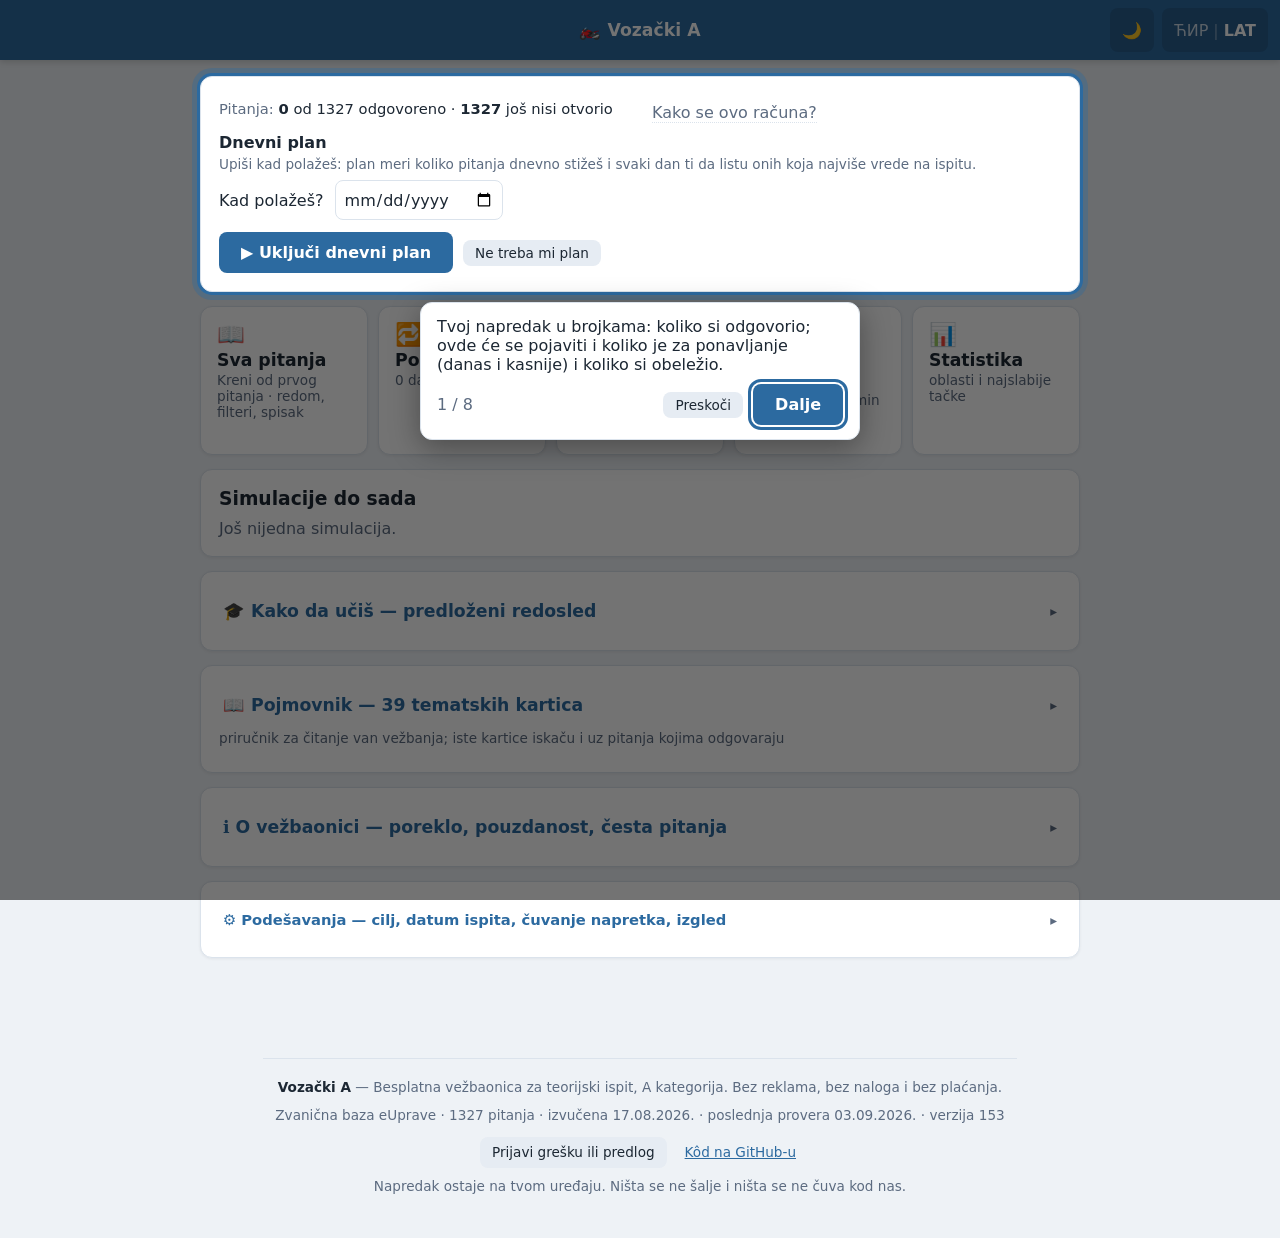
<file: index.html>
<!DOCTYPE html>
<html lang="sr">
<head>
<meta charset="utf-8">
<meta name="viewport" content="width=device-width, initial-scale=1">
<meta name="description" content="Besplatno vežbanje teorijskog ispita za A kategoriju (motocikli) — zvanična baza od 1327 pitanja, objašnjenja uz svaki odgovor i simulacija verna pravom ispitu. Бесплатно вежбање теоријског испита за А категорију.">
<link rel="canonical" href="https://milanmilojevic.github.io/vozacki-a/">
<meta property="og:title" content="Возачки А — вежбаоница за теоријски испит">
<meta property="og:description" content="Zvanična baza pitanja, objašnjenja uz svaki odgovor, simulacija verna ispitu. Besplatno, bez naloga i bez reklama.">
<meta property="og:url" content="https://milanmilojevic.github.io/vozacki-a/">
<meta property="og:image" content="https://milanmilojevic.github.io/vozacki-a/icon-512.png">
<meta property="og:type" content="website">
<script type="application/ld+json">
{
  "@context": "https://schema.org",
  "@type": "WebApplication",
  "name": "Возачки А — вежбаоница",
  "alternateName": "Vozacki A — vezbanje teorijskog ispita",
  "url": "https://milanmilojevic.github.io/vozacki-a/",
  "description": "Besplatno vežbanje teorijskog ispita za A kategoriju: zvanična baza od 1327 pitanja, objašnjenja uz svaki odgovor, simulacija verna pravom ispitu.",
  "applicationCategory": "EducationalApplication",
  "operatingSystem": "Any",
  "inLanguage": "sr",
  "isAccessibleForFree": true,
  "offers": { "@type": "Offer", "price": "0", "priceCurrency": "RSD" }
}
</script>
<title>Возачки А — вежбање</title>
<link rel="stylesheet" href="style.css?v=153">
  <link rel="manifest" href="manifest.webmanifest">
  <meta name="theme-color" content="#2c6aa0">
  <link rel="icon" href="icon-192.png">
  <link rel="apple-touch-icon" href="icon-192.png">
</head>
<body>
<a class="preskoci" href="#glavni">Прескочи на садржај</a>
<div id="offlineStrip" hidden></div>
<header id="topbar">
  <div class="tbZona tbLevo"><button type="button" id="btnNazad" class="ghost" hidden>‹ <span id="btnNazadText"></span></button></div>
  <button type="button" class="brand" data-nav="home" title="Почетна">🏍️ <span id="brandTitle">Возачки А</span></button>
  <div class="tbZona tbDesno">
    <button id="btnTheme" class="ghost" aria-label="Tamna/svetla tema" title="Tamna/svetla tema">🌙</button>
    <button id="btnScript" class="ghost" aria-label="Promena pisma" title="Промени писмо">lat</button>
  </div>
</header>

<main id="glavni" tabindex="-1">
  <h1 class="samoZaCitace" id="naslovStrane">Возачки А — вежбаоница за теоријски испит, А категорија</h1>
  <!-- POČETNA -->
  <section id="view-home" class="view">
    <div class="card" id="homeSummary"></div>
    <!-- Meni ide preko cele širine (na širokom ekranu svih pet u jednom redu), pa se ispod
         dele dve kolone: levo napredak po oblastima, desno istorija i podešavanja.
         Ranije je sve stajalo levo pa je desna kolona zjapila prazna skoro 400px. -->
    <div class="menuGrid">
      <button class="menuBtn" data-nav="learn"><span class="mIcon">📖</span><span class="mTitle" id="mLearn"></span><span class="mSub" id="mLearnSub"></span></button>
      <button class="menuBtn" data-nav="drill"><span class="mIcon">🔁</span><span class="mTitle" id="mDrill"></span><span class="mSub" id="mDrillSub"></span></button>
      <button class="menuBtn" data-nav="marked"><span class="mIcon">🔖</span><span class="mTitle" id="mMarked"></span><span class="mSub" id="mMarkedSub"></span></button>
      <button class="menuBtn" data-nav="sim"><span class="mIcon">⏱️</span><span class="mTitle" id="mSim"></span><span class="mSub" id="mSimSub"></span></button>
      <button class="menuBtn" data-nav="stats"><span class="mIcon">📊</span><span class="mTitle" id="mStats"></span><span class="mSub" id="mStatsSub"></span></button>
    </div>
    <div class="card" id="simHistory"></div>
    <div class="card small" id="dataTools"></div>
    <div class="card" id="guideCard"></div>
    <div class="card" id="pojmovnikCard"></div>
    <div class="card" id="faqCard"></div>
  </section>

  <!-- UČENJE / DRILL / MARKED (zajednički prikaz pitanja) -->
  <section id="view-question" class="view">
    <div id="qProgress" class="qProgress"></div>
    <div class="card" id="qCard"></div>
  </section>

  <!-- SIMULACIJA -->
  <section id="view-sim" class="view">
    <div class="simTop card">
      <div id="simTimer" class="simTimer">45:00</div>
      <div style="flex:1"></div>
      <button id="btnSimReport" class="secondary"></button>
      <button id="btnFinishSim" class="primary"></button>
    </div>
    <!-- „ostalo je malo" je na ekranu samo boja tajmera; ovo isto kaže rečima za čitač ekrana.
         Mora da stoji u statickom HTML-u: živa oblast koja se ubaci već popunjena se cesto ne objavi. -->
    <p id="simNajava" class="samoZaCitace" role="status" aria-live="polite"></p>
    <div class="card" id="simQCard"></div>
    <div class="card" id="simReport" style="display:none"></div>
  </section>

  <!-- REZULTAT SIMULACIJE -->
  <section id="view-simresult" class="view">
    <div class="card" id="simResultCard"></div>
    <div id="simWrongList"></div>
  </section>

  <!-- OBLAST / PODOBLAST -->
  <section id="view-browse" class="view">
    <div class="card" id="browseHead"></div>
    <div class="card" id="browseList"></div>
  </section>

  <!-- STATISTIKA -->
  <section id="view-stats" class="view">
    <div class="card" id="readyCard"></div>
    <div class="card" id="statsCard"></div>
    <div class="card" id="greskeCard"></div>
    <div class="card" id="daniCard"></div>
  </section>
</main>

<nav id="donjaNav" aria-label="Главна навигација">
  <button type="button" data-nav="home"><span class="dnIkona">🏠</span><span class="dnTekst" id="dnHome"></span></button>
  <button type="button" data-nav="learn"><span class="dnIkona">📖</span><span class="dnTekst" id="dnLearn"></span></button>
  <button type="button" data-nav="drill"><span class="dnIkona">🔁</span><span class="dnTekst" id="dnDrill"></span></button>
  <button type="button" data-nav="sim"><span class="dnIkona">⏱️</span><span class="dnTekst" id="dnSim"></span></button>
  <button type="button" data-nav="stats"><span class="dnIkona">📊</span><span class="dnTekst" id="dnStats"></span></button>
</nav>

<footer id="podnozje"></footer>

<div id="trakeDrzac" role="status" aria-live="polite"></div>
<script src="version.js?v=153"></script>
<script src="data.js?v=153"></script>
<script src="explanations.js?v=153"></script>
<script src="procena.js?v=153"></script>
<script src="plan.js?v=153"></script>
<script src="app.js?v=153"></script>
</body>
</html>
</file>
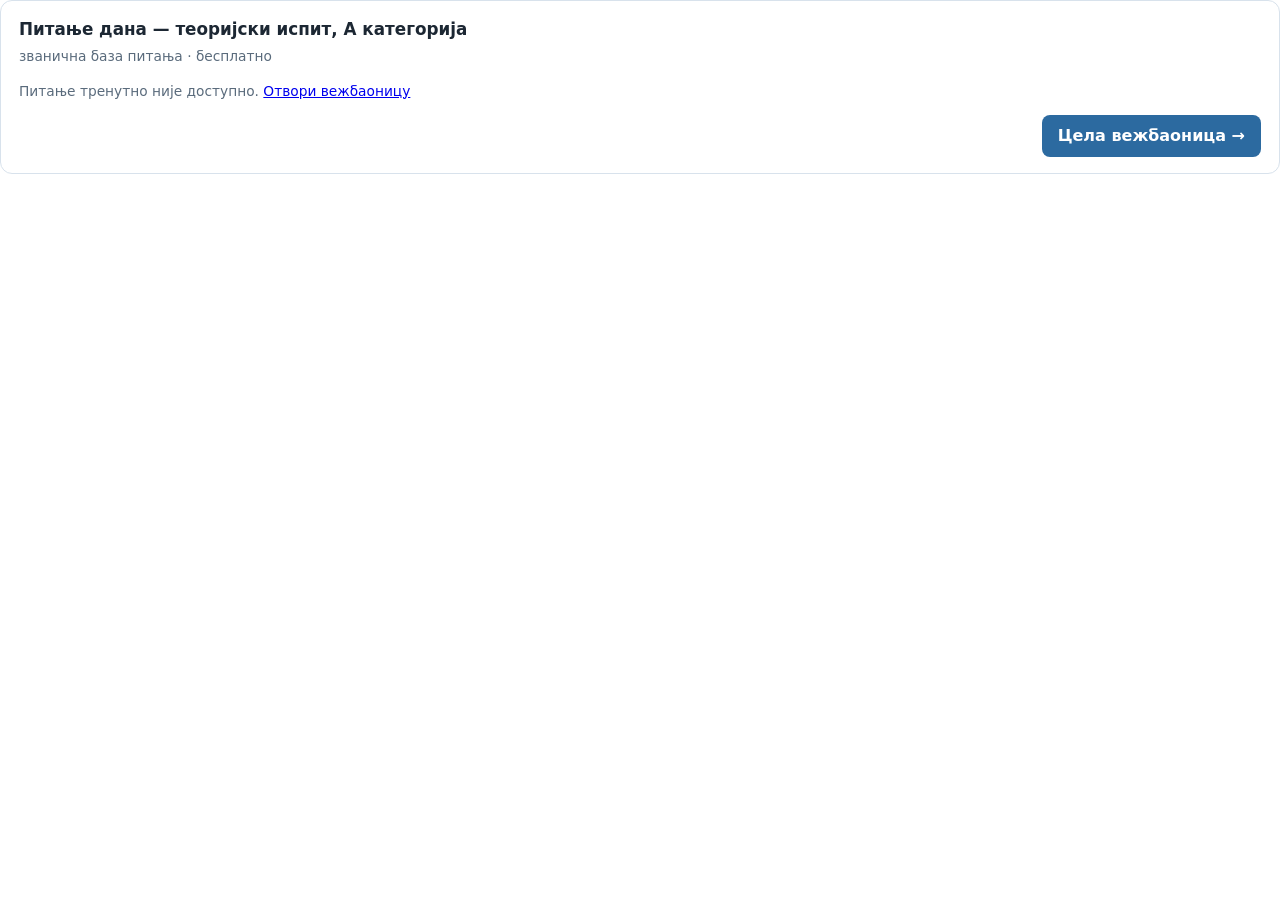
<file: embed.html>
<!DOCTYPE html>
<html lang="sr">
<head>
<meta charset="utf-8">
<meta name="viewport" content="width=device-width, initial-scale=1">
<title>Вежбај — Возачки А</title>
<style>
  :root { color-scheme: light dark; }
  * { box-sizing: border-box; }
  body { margin: 0; font: 16px/1.5 system-ui, "Segoe UI", Arial, sans-serif;
    background: transparent; color: #1c2733; }
  .box { border: 1px solid #d8e2ec; border-radius: 12px; padding: 16px 18px; background: #fff; }
  h1 { font-size: 1.05rem; margin: 0 0 4px; }
  .mut { color: #5a6b7c; font-size: .86rem; }
  .q { font-weight: 600; margin: 14px 0 10px; }
  button.opt { display: block; width: 100%; text-align: left; background: #f2f6fa; color: inherit;
    border: 1px solid #d8e2ec; border-radius: 8px; padding: 10px 12px; font: inherit; margin-bottom: 8px; cursor: pointer; }
  button.opt:hover { border-color: #2c6aa0; }
  button.opt.ok { border-color: #1e7a46; background: #e7f4ec; }
  button.opt.bad { border-color: #b3392f; background: #fbeeec; }
  .row { display: flex; gap: 12px; align-items: center; justify-content: space-between; margin-top: 12px; flex-wrap: wrap; }
  a.cta { display: inline-block; background: #2c6aa0; color: #fff; text-decoration: none;
    padding: 9px 16px; border-radius: 8px; font-weight: 600; }
  a.cta:hover { background: #1f4e78; }
  img.qi { max-width: 100%; border-radius: 8px; margin-bottom: 10px; }
  @media (prefers-color-scheme: dark) {
    body { color: #dce6f0; }
    .box { background: #16212e; border-color: #2a3a4c; }
    .mut { color: #8fa3b8; }
    button.opt { background: #1d2937; border-color: #2a3a4c; }
    button.opt.ok { background: #14301f; border-color: #5cc389; }
    button.opt.bad { background: #3a1f1c; border-color: #e08279; }
  }
</style>
</head>
<body>
<div class="box">
  <h1>Питање дана — теоријски испит, А категорија</h1>
  <div class="mut">званична база питања · бесплатно</div>
  <div id="sadrzaj"><p class="mut" style="margin-top:14px">Учитавам питање…</p></div>
  <div class="row">
    <span class="mut" id="odgovor" role="status"></span>
    <a class="cta" id="link" href="https://milanmilojevic.github.io/vozacki-a/" target="_blank" rel="noopener">Цела вежбаоница →</a>
  </div>
</div>

<script>
// Мали умеци за сајтове ауто-школа: једно насумично питање из званичне базе,
// одговор одмах, па позив на целу вежбаоницу. Ништа се не прати нити чува.
(function () {
  var OSNOVA = 'https://milanmilojevic.github.io/vozacki-a/';
  var s = document.createElement('script');
  s.src = OSNOVA + 'data.js';
  s.onload = function () {
    try {
      var Q = window.QUIZ.questions;
      // само питања са једним тачним одговором — умеци треба да буду кратки
      var kand = Q.filter(function (q) { return q.req === 1; });
      var q = kand[Math.floor(Math.random() * kand.length)];
      var c = document.getElementById('sadrzaj');
      var imageHash = q.img && window.QUIZ.imageHashes && window.QUIZ.imageHashes[q.id];
      if (q.img && !/^[a-f0-9]{64}$/.test(imageHash)) throw new Error('Missing public image hash');
      var html = q.img ? '<img class="qi" src="' + OSNOVA + 'img/' + q.id + '.jpg?h=' + imageHash + '" alt="Слика уз питање">' : '';
      html += '<div class="q">' + q.t.c + '</div>';
      c.innerHTML = html;
      var izbori = q.ch.slice().sort(function () { return Math.random() - 0.5; });
      izbori.forEach(function (ch) {
        var b = document.createElement('button');
        b.className = 'opt';
        b.textContent = ch.t.c;
        b.addEventListener('click', function () {
          var sva = c.querySelectorAll('button.opt');
          for (var i = 0; i < sva.length; i++) sva[i].disabled = true;
          for (var i = 0; i < sva.length; i++) {
            var t = izbori[i];
            if (t.ok || sva[i] === b) {
              sva[i].classList.add(t.ok ? 'ok' : 'bad');
              var oznaka = document.createElement('strong');
              oznaka.textContent = t.ok ? '✓ Тачан одговор. ' : '✗ Нетачан избор. ';
              sva[i].insertBefore(oznaka, sva[i].firstChild);
            }
          }
          document.getElementById('odgovor').textContent = ch.ok ? '✓ Тачно' : '✗ Нетачно — тачан одговор има ознаку ✓.';
          document.getElementById('link').textContent = 'Зашто? Види објашњење →';
          document.getElementById('link').href = OSNOVA + '#/p/' + q.id;
        });
        c.appendChild(b);
      });
    } catch (e) {
      document.getElementById('sadrzaj').innerHTML = '<p class="mut">Питање тренутно није доступно. <a href="' + OSNOVA + '">Отвори вежбаоницу</a></p>';
    }
  };
  s.onerror = function () {
    document.getElementById('sadrzaj').innerHTML = '<p class="mut">Питање тренутно није доступно. <a href="' + OSNOVA + '">Отвори вежбаоницу</a></p>';
  };
  document.head.appendChild(s);
})();
</script>
</body>
</html>
</file>
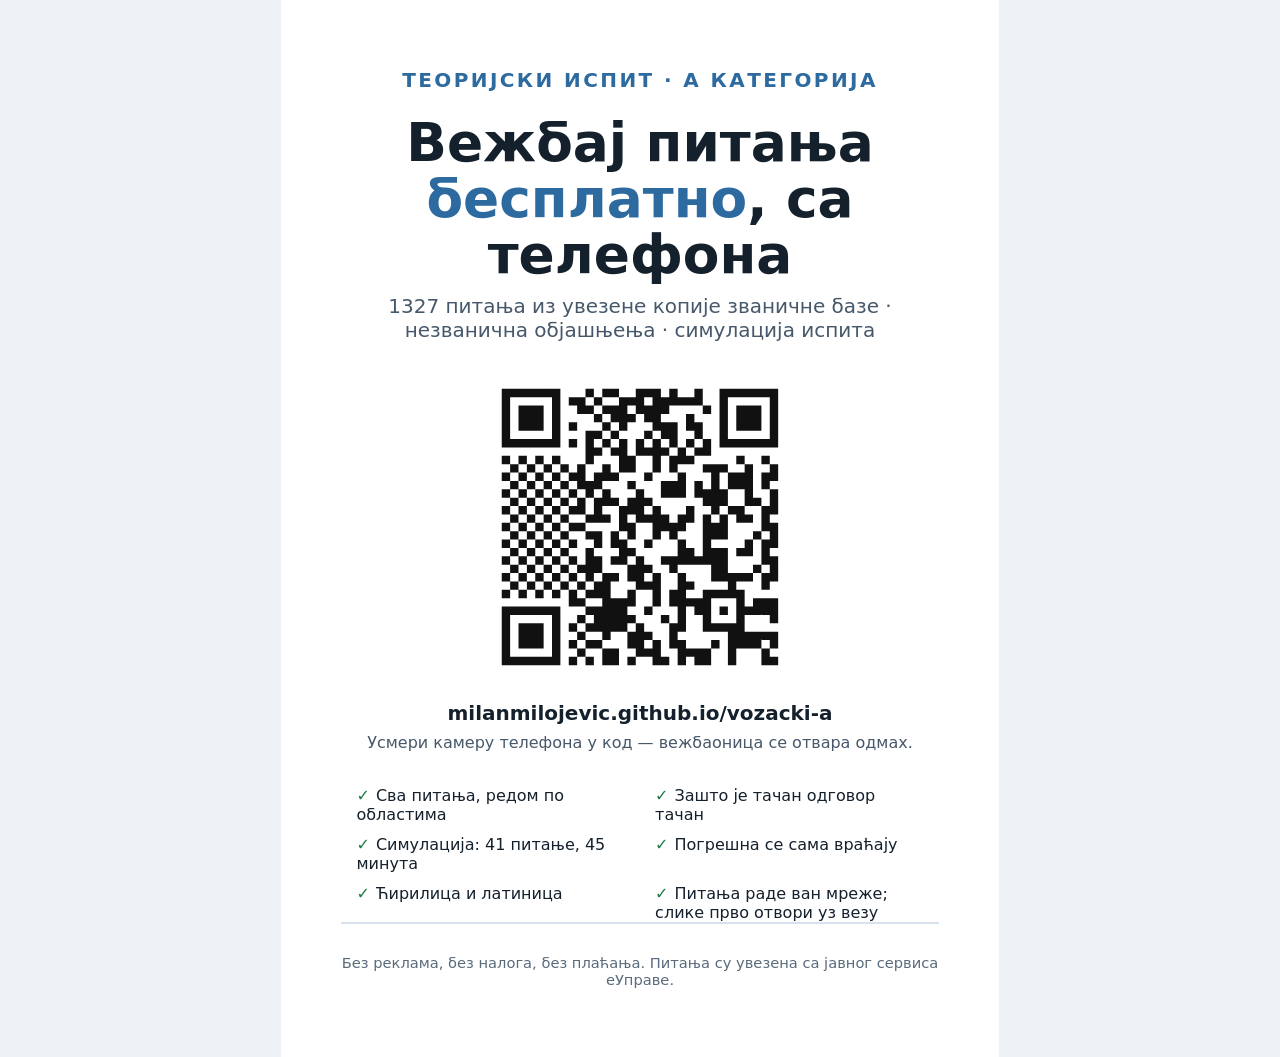
<file: plakat.html>
<!DOCTYPE html>
<html lang="sr">
<head>
<meta charset="utf-8">
<title>Плакат — Возачки А</title>
<style>
  @page { size: A4 portrait; margin: 14mm; }
  * { box-sizing: border-box; }
  body { margin: 0; font-family: "Segoe UI", system-ui, Arial, sans-serif; color: #14202c;
    display: flex; align-items: center; justify-content: center; min-height: 100vh; background: #eef2f6; }
  .plakat { width: 190mm; min-height: 268mm; background: #fff; padding: 18mm 16mm; text-align: center;
    display: flex; flex-direction: column; }
  .kapa { font-size: 15pt; letter-spacing: .12em; text-transform: uppercase; color: #2c6aa0; font-weight: 700; }
  h1 { font-size: 40pt; line-height: 1.05; margin: 6mm 0 3mm; }
  h1 span { color: #2c6aa0; }
  .pod { font-size: 15pt; color: #46586a; margin: 0 0 8mm; }
  .qr { width: 82mm; height: 82mm; margin: 0 auto; }
  .qr svg { width: 100%; height: 100%; display: block; }
  .adresa { font-size: 15pt; font-weight: 700; margin-top: 5mm; word-break: break-all; }
  .uputa { font-size: 12pt; color: #46586a; margin-top: 2mm; }
  ul.lista { list-style: none; padding: 0; margin: 9mm auto 0; max-width: 150mm; text-align: left;
    display: grid; grid-template-columns: 1fr 1fr; gap: 3mm 8mm; font-size: 12pt; }
  ul.lista li::before { content: "✓"; color: #1e7a46; font-weight: 700; margin-right: 6px; }
  .dno { margin-top: auto; padding-top: 8mm; border-top: 2px solid #d8e2ec; font-size: 11pt; color: #5a6b7c; }
  @media print {
    body { background: #fff; display: block; min-height: 0; }
    .plakat { box-shadow: none; width: 100%; min-height: 0; padding: 10mm 12mm; }
  }
</style>
</head>
<body>
<div class="plakat">
  <div class="kapa">Теоријски испит · А категорија</div>
  <h1>Вежбај питања<br><span>бесплатно</span>, са телефона</h1>
  <p class="pod">1327 питања из увезене копије званичне базе · незванична објашњења · симулација испита</p>

  <div class="qr"><svg viewBox="-2 -2 37 37" xmlns="http://www.w3.org/2000/svg" role="img" aria-label="QR код за вежбаоницу"><rect x="-2" y="-2" width="37" height="37" fill="#fff"/><path d="M0 0h1v1h-1zM1 0h1v1h-1zM2 0h1v1h-1zM3 0h1v1h-1zM4 0h1v1h-1zM5 0h1v1h-1zM6 0h1v1h-1zM10 0h1v1h-1zM12 0h1v1h-1zM13 0h1v1h-1zM16 0h1v1h-1zM17 0h1v1h-1zM18 0h1v1h-1zM20 0h1v1h-1zM23 0h1v1h-1zM26 0h1v1h-1zM27 0h1v1h-1zM28 0h1v1h-1zM29 0h1v1h-1zM30 0h1v1h-1zM31 0h1v1h-1zM32 0h1v1h-1zM0 1h1v1h-1zM6 1h1v1h-1zM8 1h1v1h-1zM9 1h1v1h-1zM11 1h1v1h-1zM14 1h1v1h-1zM15 1h1v1h-1zM16 1h1v1h-1zM18 1h1v1h-1zM19 1h1v1h-1zM20 1h1v1h-1zM21 1h1v1h-1zM22 1h1v1h-1zM23 1h1v1h-1zM26 1h1v1h-1zM32 1h1v1h-1zM0 2h1v1h-1zM2 2h1v1h-1zM3 2h1v1h-1zM4 2h1v1h-1zM6 2h1v1h-1zM9 2h1v1h-1zM10 2h1v1h-1zM12 2h1v1h-1zM13 2h1v1h-1zM14 2h1v1h-1zM16 2h1v1h-1zM17 2h1v1h-1zM18 2h1v1h-1zM19 2h1v1h-1zM24 2h1v1h-1zM26 2h1v1h-1zM28 2h1v1h-1zM29 2h1v1h-1zM30 2h1v1h-1zM32 2h1v1h-1zM0 3h1v1h-1zM2 3h1v1h-1zM3 3h1v1h-1zM4 3h1v1h-1zM6 3h1v1h-1zM11 3h1v1h-1zM13 3h1v1h-1zM14 3h1v1h-1zM15 3h1v1h-1zM17 3h1v1h-1zM18 3h1v1h-1zM22 3h1v1h-1zM26 3h1v1h-1zM28 3h1v1h-1zM29 3h1v1h-1zM30 3h1v1h-1zM32 3h1v1h-1zM0 4h1v1h-1zM2 4h1v1h-1zM3 4h1v1h-1zM4 4h1v1h-1zM6 4h1v1h-1zM8 4h1v1h-1zM12 4h1v1h-1zM14 4h1v1h-1zM18 4h1v1h-1zM19 4h1v1h-1zM20 4h1v1h-1zM22 4h1v1h-1zM23 4h1v1h-1zM26 4h1v1h-1zM28 4h1v1h-1zM29 4h1v1h-1zM30 4h1v1h-1zM32 4h1v1h-1zM0 5h1v1h-1zM6 5h1v1h-1zM10 5h1v1h-1zM11 5h1v1h-1zM13 5h1v1h-1zM17 5h1v1h-1zM19 5h1v1h-1zM20 5h1v1h-1zM23 5h1v1h-1zM26 5h1v1h-1zM32 5h1v1h-1zM0 6h1v1h-1zM1 6h1v1h-1zM2 6h1v1h-1zM3 6h1v1h-1zM4 6h1v1h-1zM5 6h1v1h-1zM6 6h1v1h-1zM8 6h1v1h-1zM10 6h1v1h-1zM12 6h1v1h-1zM14 6h1v1h-1zM16 6h1v1h-1zM18 6h1v1h-1zM20 6h1v1h-1zM22 6h1v1h-1zM24 6h1v1h-1zM26 6h1v1h-1zM27 6h1v1h-1zM28 6h1v1h-1zM29 6h1v1h-1zM30 6h1v1h-1zM31 6h1v1h-1zM32 6h1v1h-1zM10 7h1v1h-1zM11 7h1v1h-1zM13 7h1v1h-1zM14 7h1v1h-1zM16 7h1v1h-1zM17 7h1v1h-1zM18 7h1v1h-1zM19 7h1v1h-1zM21 7h1v1h-1zM23 7h1v1h-1zM24 7h1v1h-1zM0 8h1v1h-1zM2 8h1v1h-1zM4 8h1v1h-1zM6 8h1v1h-1zM10 8h1v1h-1zM14 8h1v1h-1zM15 8h1v1h-1zM18 8h1v1h-1zM20 8h1v1h-1zM21 8h1v1h-1zM22 8h1v1h-1zM28 8h1v1h-1zM31 8h1v1h-1zM1 9h1v1h-1zM3 9h1v1h-1zM5 9h1v1h-1zM7 9h1v1h-1zM9 9h1v1h-1zM12 9h1v1h-1zM14 9h1v1h-1zM15 9h1v1h-1zM18 9h1v1h-1zM20 9h1v1h-1zM24 9h1v1h-1zM25 9h1v1h-1zM26 9h1v1h-1zM29 9h1v1h-1zM32 9h1v1h-1zM0 10h1v1h-1zM2 10h1v1h-1zM4 10h1v1h-1zM6 10h1v1h-1zM8 10h1v1h-1zM9 10h1v1h-1zM11 10h1v1h-1zM12 10h1v1h-1zM13 10h1v1h-1zM17 10h1v1h-1zM21 10h1v1h-1zM25 10h1v1h-1zM27 10h1v1h-1zM28 10h1v1h-1zM29 10h1v1h-1zM31 10h1v1h-1zM32 10h1v1h-1zM1 11h1v1h-1zM3 11h1v1h-1zM5 11h1v1h-1zM7 11h1v1h-1zM9 11h1v1h-1zM10 11h1v1h-1zM11 11h1v1h-1zM15 11h1v1h-1zM19 11h1v1h-1zM20 11h1v1h-1zM21 11h1v1h-1zM23 11h1v1h-1zM25 11h1v1h-1zM27 11h1v1h-1zM28 11h1v1h-1zM29 11h1v1h-1zM31 11h1v1h-1zM0 12h1v1h-1zM2 12h1v1h-1zM4 12h1v1h-1zM6 12h1v1h-1zM8 12h1v1h-1zM10 12h1v1h-1zM12 12h1v1h-1zM16 12h1v1h-1zM19 12h1v1h-1zM20 12h1v1h-1zM21 12h1v1h-1zM23 12h1v1h-1zM24 12h1v1h-1zM25 12h1v1h-1zM26 12h1v1h-1zM29 12h1v1h-1zM32 12h1v1h-1zM1 13h1v1h-1zM3 13h1v1h-1zM5 13h1v1h-1zM7 13h1v1h-1zM9 13h1v1h-1zM11 13h1v1h-1zM12 13h1v1h-1zM13 13h1v1h-1zM15 13h1v1h-1zM16 13h1v1h-1zM17 13h1v1h-1zM24 13h1v1h-1zM25 13h1v1h-1zM26 13h1v1h-1zM29 13h1v1h-1zM30 13h1v1h-1zM32 13h1v1h-1zM0 14h1v1h-1zM2 14h1v1h-1zM4 14h1v1h-1zM6 14h1v1h-1zM8 14h1v1h-1zM9 14h1v1h-1zM11 14h1v1h-1zM14 14h1v1h-1zM15 14h1v1h-1zM16 14h1v1h-1zM18 14h1v1h-1zM22 14h1v1h-1zM25 14h1v1h-1zM27 14h1v1h-1zM28 14h1v1h-1zM31 14h1v1h-1zM32 14h1v1h-1zM1 15h1v1h-1zM3 15h1v1h-1zM5 15h1v1h-1zM7 15h1v1h-1zM10 15h1v1h-1zM11 15h1v1h-1zM12 15h1v1h-1zM14 15h1v1h-1zM16 15h1v1h-1zM17 15h1v1h-1zM18 15h1v1h-1zM19 15h1v1h-1zM21 15h1v1h-1zM22 15h1v1h-1zM24 15h1v1h-1zM26 15h1v1h-1zM28 15h1v1h-1zM29 15h1v1h-1zM31 15h1v1h-1zM0 16h1v1h-1zM2 16h1v1h-1zM4 16h1v1h-1zM6 16h1v1h-1zM8 16h1v1h-1zM9 16h1v1h-1zM14 16h1v1h-1zM15 16h1v1h-1zM18 16h1v1h-1zM19 16h1v1h-1zM20 16h1v1h-1zM21 16h1v1h-1zM24 16h1v1h-1zM25 16h1v1h-1zM26 16h1v1h-1zM31 16h1v1h-1zM32 16h1v1h-1zM1 17h1v1h-1zM3 17h1v1h-1zM5 17h1v1h-1zM7 17h1v1h-1zM10 17h1v1h-1zM11 17h1v1h-1zM13 17h1v1h-1zM15 17h1v1h-1zM18 17h1v1h-1zM20 17h1v1h-1zM24 17h1v1h-1zM25 17h1v1h-1zM26 17h1v1h-1zM30 17h1v1h-1zM32 17h1v1h-1zM0 18h1v1h-1zM2 18h1v1h-1zM4 18h1v1h-1zM6 18h1v1h-1zM8 18h1v1h-1zM11 18h1v1h-1zM13 18h1v1h-1zM14 18h1v1h-1zM17 18h1v1h-1zM21 18h1v1h-1zM24 18h1v1h-1zM29 18h1v1h-1zM31 18h1v1h-1zM32 18h1v1h-1zM1 19h1v1h-1zM3 19h1v1h-1zM5 19h1v1h-1zM7 19h1v1h-1zM10 19h1v1h-1zM14 19h1v1h-1zM15 19h1v1h-1zM21 19h1v1h-1zM22 19h1v1h-1zM24 19h1v1h-1zM25 19h1v1h-1zM26 19h1v1h-1zM28 19h1v1h-1zM29 19h1v1h-1zM31 19h1v1h-1zM0 20h1v1h-1zM2 20h1v1h-1zM4 20h1v1h-1zM6 20h1v1h-1zM8 20h1v1h-1zM10 20h1v1h-1zM11 20h1v1h-1zM13 20h1v1h-1zM14 20h1v1h-1zM16 20h1v1h-1zM19 20h1v1h-1zM20 20h1v1h-1zM21 20h1v1h-1zM22 20h1v1h-1zM23 20h1v1h-1zM24 20h1v1h-1zM25 20h1v1h-1zM26 20h1v1h-1zM31 20h1v1h-1zM32 20h1v1h-1zM1 21h1v1h-1zM3 21h1v1h-1zM5 21h1v1h-1zM7 21h1v1h-1zM9 21h1v1h-1zM10 21h1v1h-1zM11 21h1v1h-1zM15 21h1v1h-1zM16 21h1v1h-1zM17 21h1v1h-1zM20 21h1v1h-1zM25 21h1v1h-1zM26 21h1v1h-1zM30 21h1v1h-1zM32 21h1v1h-1zM0 22h1v1h-1zM2 22h1v1h-1zM4 22h1v1h-1zM6 22h1v1h-1zM8 22h1v1h-1zM10 22h1v1h-1zM12 22h1v1h-1zM13 22h1v1h-1zM15 22h1v1h-1zM16 22h1v1h-1zM18 22h1v1h-1zM21 22h1v1h-1zM25 22h1v1h-1zM26 22h1v1h-1zM27 22h1v1h-1zM28 22h1v1h-1zM29 22h1v1h-1zM31 22h1v1h-1zM32 22h1v1h-1zM1 23h1v1h-1zM3 23h1v1h-1zM5 23h1v1h-1zM7 23h1v1h-1zM9 23h1v1h-1zM11 23h1v1h-1zM12 23h1v1h-1zM16 23h1v1h-1zM17 23h1v1h-1zM18 23h1v1h-1zM21 23h1v1h-1zM22 23h1v1h-1zM27 23h1v1h-1zM31 23h1v1h-1zM0 24h1v1h-1zM2 24h1v1h-1zM4 24h1v1h-1zM6 24h1v1h-1zM8 24h1v1h-1zM10 24h1v1h-1zM11 24h1v1h-1zM12 24h1v1h-1zM15 24h1v1h-1zM18 24h1v1h-1zM20 24h1v1h-1zM21 24h1v1h-1zM24 24h1v1h-1zM25 24h1v1h-1zM26 24h1v1h-1zM27 24h1v1h-1zM28 24h1v1h-1zM8 25h1v1h-1zM9 25h1v1h-1zM12 25h1v1h-1zM13 25h1v1h-1zM14 25h1v1h-1zM15 25h1v1h-1zM18 25h1v1h-1zM20 25h1v1h-1zM21 25h1v1h-1zM22 25h1v1h-1zM23 25h1v1h-1zM24 25h1v1h-1zM28 25h1v1h-1zM30 25h1v1h-1zM31 25h1v1h-1zM32 25h1v1h-1zM0 26h1v1h-1zM1 26h1v1h-1zM2 26h1v1h-1zM3 26h1v1h-1zM4 26h1v1h-1zM5 26h1v1h-1zM6 26h1v1h-1zM10 26h1v1h-1zM11 26h1v1h-1zM12 26h1v1h-1zM13 26h1v1h-1zM14 26h1v1h-1zM17 26h1v1h-1zM21 26h1v1h-1zM23 26h1v1h-1zM24 26h1v1h-1zM26 26h1v1h-1zM28 26h1v1h-1zM29 26h1v1h-1zM30 26h1v1h-1zM31 26h1v1h-1zM32 26h1v1h-1zM0 27h1v1h-1zM6 27h1v1h-1zM9 27h1v1h-1zM11 27h1v1h-1zM12 27h1v1h-1zM13 27h1v1h-1zM14 27h1v1h-1zM15 27h1v1h-1zM19 27h1v1h-1zM21 27h1v1h-1zM24 27h1v1h-1zM28 27h1v1h-1zM32 27h1v1h-1zM0 28h1v1h-1zM2 28h1v1h-1zM3 28h1v1h-1zM4 28h1v1h-1zM6 28h1v1h-1zM8 28h1v1h-1zM10 28h1v1h-1zM11 28h1v1h-1zM12 28h1v1h-1zM13 28h1v1h-1zM14 28h1v1h-1zM16 28h1v1h-1zM20 28h1v1h-1zM21 28h1v1h-1zM24 28h1v1h-1zM25 28h1v1h-1zM26 28h1v1h-1zM27 28h1v1h-1zM28 28h1v1h-1zM0 29h1v1h-1zM2 29h1v1h-1zM3 29h1v1h-1zM4 29h1v1h-1zM6 29h1v1h-1zM9 29h1v1h-1zM12 29h1v1h-1zM15 29h1v1h-1zM16 29h1v1h-1zM17 29h1v1h-1zM20 29h1v1h-1zM27 29h1v1h-1zM28 29h1v1h-1zM29 29h1v1h-1zM30 29h1v1h-1zM31 29h1v1h-1zM32 29h1v1h-1zM0 30h1v1h-1zM2 30h1v1h-1zM3 30h1v1h-1zM4 30h1v1h-1zM6 30h1v1h-1zM8 30h1v1h-1zM10 30h1v1h-1zM11 30h1v1h-1zM15 30h1v1h-1zM16 30h1v1h-1zM18 30h1v1h-1zM20 30h1v1h-1zM21 30h1v1h-1zM25 30h1v1h-1zM27 30h1v1h-1zM28 30h1v1h-1zM29 30h1v1h-1zM30 30h1v1h-1zM32 30h1v1h-1zM0 31h1v1h-1zM6 31h1v1h-1zM9 31h1v1h-1zM12 31h1v1h-1zM13 31h1v1h-1zM16 31h1v1h-1zM17 31h1v1h-1zM18 31h1v1h-1zM21 31h1v1h-1zM22 31h1v1h-1zM23 31h1v1h-1zM24 31h1v1h-1zM27 31h1v1h-1zM31 31h1v1h-1zM0 32h1v1h-1zM1 32h1v1h-1zM2 32h1v1h-1zM3 32h1v1h-1zM4 32h1v1h-1zM5 32h1v1h-1zM6 32h1v1h-1zM8 32h1v1h-1zM10 32h1v1h-1zM12 32h1v1h-1zM13 32h1v1h-1zM15 32h1v1h-1zM18 32h1v1h-1zM19 32h1v1h-1zM21 32h1v1h-1zM23 32h1v1h-1zM24 32h1v1h-1zM27 32h1v1h-1zM31 32h1v1h-1zM32 32h1v1h-1z" fill="#111"/></svg></div>
  <div class="adresa">milanmilojevic.github.io/vozacki-a</div>
  <div class="uputa">Усмери камеру телефона у код — вежбаоница се отвара одмах.</div>

  <ul class="lista">
    <li>Сва питања, редом по областима</li>
    <li>Зашто је тачан одговор тачан</li>
    <li>Симулација: 41 питање, 45 минута</li>
    <li>Погрешна се сама враћају</li>
    <li>Ћирилица и латиница</li>
    <li>Питања раде ван мреже; слике прво отвори уз везу</li>
  </ul>

  <div class="dno">Без реклама, без налога, без плаћања. Питања су увезена са јавног сервиса еУправе.</div>
</div>
</body>
</html>
</file>
<file: style.css>
* { box-sizing: border-box; margin: 0; padding: 0; }
:root {
  /* Tipografska skala — JEDINE dozvoljene veličine teksta (osim naslova i brojeva-ukrasa).
     xs: sitne oznake · sm: napomene i pomoćni tekst · md: sekundarni sadržaj · base: tekst
     · lg: istaknuto (naslov pitanja, naslovi kartica). */
  --fs-xs: .78rem; --fs-sm: .85rem; --fs-md: .92rem; --fs-lg: 1.08rem;
  --blue: #2c6aa0; --blue-d: #1f4e78; --bg: #eef2f6; --card: #ffffff;
  --ink: #1c2733; --mut: #5c6b80; --line: #dbe3ec;
  --ok: #15803d; --ok-bg: #dcfce7; --bad: #b91c1c; --bad-bg: #fee2e2;
  --mark: #b45309; --mark-bg: #fef3c7;
  --opt: #f8fafc; --optHover: #f0f6fb; --optSel: #e3eef7;
  --btn2: #e6ecf3; --btn2h: #d8e2ec; --bar: #e6ecf3;
  --explBg: #f3f0ff; --explLine: #d6ccf5; --explInk: #4c3a99; --explTh: #e9e3fa;
  --reqBg: #e0ecf8; --reqInk: #1e4e79;
  --vgSlow: #dcfce7; --vgSlowInk: #14532d; --vgFast: #dbeafe; --vgFastInk: #1e3a8a;
  --danger: #c0392b; --danger-d: #a93226;        /* razorne radnje */
  --btnOff: #a8bcd0;                             /* ugašeno glavno dugme */
  --barSeen: #9db8d2;                            /* traka napretka: viđeno (ispod: --blue = tačno) */
  --warnBg: #7a4b00; --warnInk: #fff;            /* traka tihih upozorenja */
  --yourOk: #1d4ed8;                             /* oznaka „tvoj odgovor" kad je tačan */
  --yourBad: #b91c1c;                            /* i kad je netačan — ovo je PODLOGA pilule, ne tekst */
  /* glavno dugme i traka na vrhu imaju SVOJU plavu: u tamnoj temi --blue posvetli (tekst),
     a bela slova na njoj ne bi prošla kontrast — zato ne nasleđuju --blue */
  --primaryBg: #2c6aa0; --primaryBgH: #1f4e78; --topbar: #2c6aa0;
  --dot: var(--mut);                                /* tačkica neodgovorenog u spisku */
  /* tekuća stavka donje navigacije: --blue na --optSel pada kontrast (3.80:1 svetla,
     2.51:1 tamna), pa tekuća stavka ima svoju boju — 5.20:1 odnosno 5.86:1 */
  --navNa: #1f4e78;
  --chipBg: rgba(44,106,160,.12); --chipInk: #1f4e78;   /* oznaka „na ispitu: N" */
  --sjaj: rgba(44,106,160,.18); --halo: rgba(44,106,160,.35);   /* senka pod mišem; prsten ture */
}
body.dark {
  --blue: #5d95c9; --blue-d: #6aa4d8; --bg: #131a22; --card: #1d2731;
  --ink: #e2e8f0; --mut: #93a6bb; --line: #32404f;
  --ok: #6fce9a; --ok-bg: #163826; --bad: #f0918a; --bad-bg: #40201e;
  --mark: #e0aa4e; --mark-bg: #3a2d12;
  --opt: #242f3b; --optHover: #2b3949; --optSel: #2e4661;
  --btn2: #2b3949; --btn2h: #35465a; --bar: #2b3541;
  --explBg: #262038; --explLine: #4a3f6e; --explInk: #c3b3f0; --explTh: #322a4d;
  --reqBg: #1d3348; --reqInk: #a8cdec;
  --vgSlow: #163826; --vgSlowInk: #7fd8a0; --vgFast: #1a2f4d; --vgFastInk: #9dc3ee;
  --btnOff: #4a5560; --barSeen: #5b7a99; --yourOk: #3b6fd9; --yourBad: #c0392b;
  --topbar: #24587f; --dot: var(--mut); --navNa: #a8cdec;
  --chipBg: rgba(95,151,201,.22); --chipInk: #9cc3e5;
  --sjaj: rgba(74,134,189,.25); --halo: rgba(74,134,189,.45);
}
/* Simulacija UVEK izgleda kao pravi ispit — svetla, bez obzira na temu */
body.dark #view-sim {
  --blue: #2c6aa0; --blue-d: #1f4e78; --bg: #eef2f6; --card: #ffffff;
  --primaryBg: #2c6aa0; --primaryBgH: #1f4e78; --btnOff: #a8bcd0;
  --ink: #1c2733; --mut: #5c6b80; --line: #dbe3ec;
  --ok: #15803d; --ok-bg: #dcfce7; --bad: #b91c1c; --bad-bg: #fee2e2;
  --mark: #b45309; --mark-bg: #fef3c7;
  --opt: #f8fafc; --optHover: #f0f6fb; --optSel: #e3eef7;
  --btn2: #e6ecf3; --btn2h: #d8e2ec; --bar: #e6ecf3;
  background: var(--bg); border-radius: 12px; padding: 8px; color: var(--ink);
}
:focus-visible { outline: 3px solid var(--blue); outline-offset: 2px; }
/* Traka na vrhu ima SVOJU pozadinu (--topbar), a ona je u svetloj temi isti heks kao --blue —
   prsten fokusa je tamo bio nevidljiv (kontrast 1.00:1 u svetloj, 1.96:1 u tamnoj temi).
   Belo prolazi u obe (5.71:1 na #2c6aa0, 7.56:1 na #24587f). */
#topbar :focus-visible { outline-color: #fff; }
button.catRow { width: 100%; background: none; border: none; padding: 0; font: inherit; color: inherit; text-align: left; }
html { font-size: 16px; }
/* overflow-anchor: sami upravljamo skrolom kad se kartica otvori; bez ovoga pregledač
   „pomaže" svojim sidrenjem i odbaci dugme iznad ekrana. */
/* telo je stub: glavni deo raste, podnožje je uvek na dnu (ne lebdi na kratkim stranama) */
body { font-family: "Segoe UI", system-ui, -apple-system, sans-serif; background: var(--bg); color: var(--ink); min-height: 100vh; overflow-anchor: none;
  display: flex; flex-direction: column; }

/* Traka na vrhu SME da se prelomi. Bez toga se na uskom telefonu (360px) ne prelama, pa
   dokument postane širi od ekrana i sve desno — dugme „Početna" i brojači pored traka
   napretka — bude odsečeno. */
/* Traka u TRI zone: levo „nazad" (kad ga ima), na sredini brend = jedina kontrola za početnu,
   desno alatke. Mreža 1fr auto 1fr drži brend u pravoj sredini bez obzira na širinu zona. */
#topbar { position: sticky; top: 0; z-index: 10; display: grid; grid-template-columns: minmax(0,1fr) minmax(0,auto) minmax(min-content,1fr);
  align-items: center; column-gap: 8px;
  background: var(--topbar); color: #fff; padding: 8px 12px; box-shadow: 0 2px 6px rgba(0,0,0,.15); }
.tbZona { display: flex; gap: 8px; align-items: center; min-width: 0; }
/* zone zauzimaju tačno svoju kolonu (justify-self: start/end su ih širili po sadržaju,
   pa je dugme „nazad" sa dugim nazivom prelazilo preko brenda na sredini) */
.tbLevo { justify-self: stretch; justify-content: flex-start; }
.tbDesno { justify-self: stretch; justify-content: flex-end; }
/* naslov strane i veza „preskoči" postoje za čitače ekrana i tastaturu, ne za oko */
.samoZaCitace { position: absolute; width: 1px; height: 1px; margin: -1px; padding: 0; overflow: hidden;
  clip: rect(0 0 0 0); white-space: nowrap; border: 0; }
.preskoci { position: absolute; left: -9999px; top: 0; z-index: 2000; background: var(--card); color: var(--ink);
  padding: 12px 16px; border: 2px solid var(--blue); border-radius: 0 0 10px 0; text-decoration: none; }
.preskoci:focus { left: 0; }
.brand { font-size: var(--fs-lg); font-weight: 600; cursor: pointer; background: none; border: none; color: inherit;
  font-family: inherit; padding: 8px 10px; border-radius: 8px; min-width: 0; white-space: nowrap;
  overflow: hidden; text-overflow: ellipsis; min-height: 44px; }
.brand:hover { background: rgba(255,255,255,.14); }
/* 42vw je bilo šire od same kolone — dugme se tada nije skraćivalo nego naletalo na brend */
#btnNazad { max-width: 100%; overflow: hidden; text-overflow: ellipsis; white-space: nowrap; }

/* Donja navigacija — samo na telefonu; palac je dole. U simulaciji je nema (ispit nema navigaciju). */
#donjaNav { display: none; }
@media (max-width: 700px) {
  #donjaNav { display: grid; grid-template-columns: repeat(5, 1fr); gap: 2px;
    position: fixed; left: 0; right: 0; bottom: 0; z-index: 1300;
    background: var(--card); border-top: 1px solid var(--line);
    padding: 4px 4px calc(4px + env(safe-area-inset-bottom, 0px));
    box-shadow: 0 -2px 10px rgba(16,24,40,.10); }
  #donjaNav button { display: flex; flex-direction: column; align-items: center; justify-content: center; gap: 2px;
    background: none; color: var(--mut); padding: 6px 2px; min-height: 52px; border-radius: 10px; }
  #donjaNav button[aria-current="page"] { color: var(--navNa); background: var(--optSel); font-weight: 600; }
  .dnIkona { font-size: 1.2rem; line-height: 1; }
  .dnTekst { font-size: var(--fs-xs); line-height: 1.1; text-align: center; }
  body.uSimulaciji #donjaNav { display: none; }
  /* ni predlozi ažuriranja ni iOS uputstvo ne smeju preko ispita — ekran ispita je čist */
  body.uSimulaciji #repoUpd, body.uSimulaciji #iosHint { display: none; }
  /* sadržaj i plutajuće trake ne smeju da stanu ispod navigacije */
  main { padding-bottom: 84px; }
  body.uSimulaciji main { padding-bottom: 60px; }
}
/* Dugme ne nasleđuje veličinu slova kartice: isto dugme („Sačuvaj cilj", „Na početnu") je u
   podešavanjima (.card.small) bilo manje nego bilo gde drugde, a dodirna površina pala na 40px. */
button { font: inherit; font-size: 1rem; color: inherit; cursor: pointer; border: none; border-radius: 8px; }
.ghost { background: rgba(0,0,0,.12); color: #fff; padding: 9px 12px; min-height: 44px; }
.ghost:hover:not(:disabled) { background: rgba(0,0,0,.22); }
/* dugme koje nema šta da uradi mora i da izgleda tako */
.ghost:disabled { opacity: .4; cursor: default; background: rgba(255,255,255,.07); }

main { max-width: 880px; width: 100%; margin: 0 auto; padding: 16px 12px 60px; flex: 1 0 auto; }
.view { display: none; }
.view.active { display: block; }
.card { background: var(--card); border: 1px solid var(--line); border-radius: 12px; padding: 18px; margin-bottom: 14px; box-shadow: 0 1px 3px rgba(16,24,40,.06); }
.card.small { font-size: var(--fs-md); color: var(--mut); }
.card h3 { margin-bottom: 10px; }

.menuGrid { display: grid; grid-template-columns: repeat(auto-fit, minmax(240px, 1fr)); gap: 10px; margin-bottom: 14px; }
.menuBtn { display: flex; flex-direction: column; align-items: flex-start; gap: 2px; text-align: left;
  background: var(--card); border: 1px solid var(--line); border-radius: 12px; padding: 14px 16px; box-shadow: 0 1px 3px rgba(16,24,40,.06); }
.menuBtn:hover { border-color: var(--blue); box-shadow: 0 2px 8px var(--sjaj); }
.mIcon { font-size: 1.4rem; }
.mTitle { font-weight: 600; font-size: var(--fs-lg); }
.mSub { color: var(--mut); font-size: var(--fs-sm); }

.catRow { display: flex; align-items: center; gap: 6px; margin: 7px 0; }
.catMain { display: flex; align-items: center; gap: 10px; flex: 1; background: none; border: none; padding: 2px 0; font: inherit; color: inherit; text-align: left; cursor: pointer; }
.catMain:hover .catName { color: var(--blue); }
.catChevBtn, .catChevSpacer { flex: 0 0 26px; width: 26px; box-sizing: border-box; }
/* Strelica je bila 26×28px, tik uz dugme koje vodi na drugu stranu — premalo za prst.
   Negativna margina povećava dodirnu površinu na 44px a ne pomera raspored. */
.catChevBtn { background: none; border: none; color: var(--mut); font-size: var(--fs-sm); padding: 8px 3px; border-radius: 6px; cursor: pointer; line-height: 1; text-align: center; min-height: 44px; margin: -8px 0; }
.catChevBtn:hover { background: var(--optHover); color: var(--blue); }
.catName { flex: 0 0 46%; font-size: var(--fs-md); }
.catBar { flex: 1; height: 14px; background: var(--bar); border-radius: 7px; overflow: hidden; position: relative; }
.catBar .seen { position: absolute; inset: 0 auto 0 0; background: var(--barSeen); }
.catBar .good { position: absolute; inset: 0 auto 0 0; background: var(--blue); }
.catCnt { flex: 0 0 90px; text-align: right; font-size: var(--fs-sm); color: var(--mut); }
.catAcc { flex: 0 0 50px; text-align: right; font-size: var(--fs-sm); font-weight: 600; }
.statLink { cursor: pointer; }
/* Blizanac: skoro isto pitanje, drugi tačan odgovor. Reči po kojima se razlikuju su označene. */
.blizBox { margin-top: 12px; padding: 10px 12px; border: 1px solid var(--mark); border-radius: 10px; background: var(--card); }
.blizNaslov { font-weight: 600; color: var(--mark); margin-bottom: 6px; }
.blizTekst { line-height: 1.5; }
mark.blizRazl { background: var(--mark-bg); color: var(--ink); padding: 0 2px; border-radius: 3px; box-shadow: inset 0 -2px 0 var(--mark); }
.blizOdg { margin-top: 6px; }
.blizOdg ul { margin: 4px 0 0; padding-left: 20px; }
.blizSlika { display: block; max-width: 100%; height: auto; margin: 6px 0; border-radius: 6px; }
.blizSlikaBtn { width: auto; max-width: 100%; }
.blizRazlika { margin-top: 6px; }
/* ključ: kratko pravilo koje čini tačan odgovor sigurnim — prvo što se vidi posle odgovora */
.kljucBox { margin: 0 0 10px; padding: 8px 10px; border-left: 3px solid var(--ok); background: var(--ok-bg); color: var(--ink); border-radius: 0 8px 8px 0; }
.proslaGreska { margin-top: 10px; padding: 8px 10px; border-left: 3px solid var(--bad); background: var(--card); }
.statLink:hover td { background: var(--optHover); }
.signRow.wrapRow { grid-template-columns: repeat(auto-fill, minmax(190px, 1fr)); }
.catSubRow { margin: 0; padding: 3px 0; border-bottom: 1px dashed var(--line); border-radius: 0; }
.catSubRow.zebra { background: var(--optHover); }
.catSubRow .catName { font-size: var(--fs-sm); color: var(--mut); padding-left: 24px; box-sizing: border-box;
  display: -webkit-box; -webkit-line-clamp: 2; line-clamp: 2; -webkit-box-orient: vertical; overflow: hidden; }
.catSubRow:hover .catName { color: var(--blue); }
/* sloj vodiča mora IZNAD donje navigacije (z-index 1300), a ispod uvećanja slike (1500) —
   inače navigacija ostane svetla i klikabilna preko zatamnjenja */
#tourDim { position: fixed; inset: 0; background: rgba(0,0,0,.55); z-index: 1410; pointer-events: none; }
#tourTip { position: fixed; left: 50%; transform: translateX(-50%); width: min(440px, calc(100vw - 32px));
  background: var(--card); color: var(--ink); border: 1px solid var(--line); border-radius: 12px;
  padding: 14px 16px; z-index: 1412; box-shadow: 0 8px 30px rgba(0,0,0,.35); }
.tourRow { display: flex; align-items: center; gap: 10px; margin-top: 10px; }
#updBar { position: fixed; bottom: 14px; left: 50%; transform: translateX(-50%); background: var(--card); color: var(--ink);
  border: 1px solid var(--blue); border-radius: 12px; padding: 10px 16px; display: flex; gap: 12px; align-items: center;
  z-index: 1200; box-shadow: 0 6px 24px rgba(0,0,0,.25); }
.tourSpot { position: relative; z-index: 1411; box-shadow: 0 0 0 3px var(--blue), 0 0 0 8px var(--halo) !important; border-radius: 12px; }

/* Traka iznad pitanja: FIKSNA mreža — naslov (skraćen po potrebi) · brojač · Idi · prečice.
   Kontrole ostaju na istom mestu bez obzira na dužinu naziva podoblasti.
   Naslov i brojač stoje JEDNO UZ DRUGO: prazan prostor je u trećoj koloni, uz „Idi". Ranije je
   naslov razvlačio prvu kolonu, pa je na širokom ekranu „Dnevni cilj" stajao skroz levo, a
   „18 od 125" skroz desno — čitalo se kao dve nepovezane rečenice. */
.qProgress { display: grid; grid-template-columns: minmax(0, auto) auto minmax(0, 1fr); align-items: center;
  column-gap: 10px; row-gap: 6px; margin-bottom: 10px; color: var(--mut); font-size: var(--fs-md); }
.qpTitle { min-width: 0; overflow: hidden; text-overflow: ellipsis; white-space: nowrap; }
.qpPos { white-space: nowrap; font-variant-numeric: tabular-nums; justify-self: start; }
.qProgress .jumpBox { justify-self: end; }
.qProgress .kbNote { grid-column: 1 / -1; justify-self: end; }
/* Na telefonu se „Idi" spušta u drugi red. Kolone ostaju ISTE: brojač je `auto` i ne sme da se
   stisne (bio je stisnut na 0,9px i prelivao se preko ivice kad je naziv podoblasti dugačak). */
@media (max-width: 560px) {
  .qProgress .jumpBox { grid-column: 2 / -1; }
}
.qMeta { font-size: var(--fs-sm); color: var(--mut); margin-bottom: 10px; display: flex; justify-content: space-between; flex-wrap: wrap; gap: 6px; }
.qText { font-size: var(--fs-lg); font-weight: 600; margin-bottom: 12px; line-height: 1.45; }
.qImg { display: block; max-width: 100%; border: 1px solid var(--line); border-radius: 8px; padding: 4px; margin: 0 auto 14px; }
.choice { display: flex; gap: 10px; align-items: flex-start; width: 100%; text-align: left; background: var(--opt);
  border: 1.5px solid var(--line); border-radius: 10px; padding: 12px 14px; margin-bottom: 8px; font-size: 1rem; line-height: 1.4; }
.choice:hover:not(:disabled) { border-color: var(--blue); background: var(--optHover); }
.choice.sel { border-color: var(--blue); background: var(--optSel); }
.choice.ok { border-color: var(--ok); background: var(--ok-bg); }
.choice.bad { border-color: var(--bad); background: var(--bad-bg); }
.choice:disabled { cursor: default; opacity: 1; color: inherit; }
.verdict { font-weight: 700; padding: 10px 14px; border-radius: 10px; margin: 10px 0; }
.verdict.ok { color: var(--ok); background: var(--ok-bg); }
.verdict.bad { color: var(--bad); background: var(--bad-bg); }
.qActions { display: flex; gap: 10px; margin-top: 12px; flex-wrap: wrap; align-items: center; }
/* Tri oblika dugmeta, iste mere: glavno (jedno po ekranu), sporedno, razorno. */
.primary { background: var(--primaryBg); color: #fff; padding: 11px 22px; font-weight: 600; }
.primary:hover:not(:disabled) { background: var(--primaryBgH); }
.primary:disabled { background: var(--btnOff); cursor: default; }
.secondary { background: var(--btn2); color: var(--ink); padding: 11px 18px; }
.secondary:hover:not(:disabled) { background: var(--btn2h); }
.secondary:disabled { opacity: .55; cursor: default; }
.danger { background: var(--danger); color: #fff; padding: 11px 22px; font-weight: 600; }
.danger:hover:not(:disabled) { background: var(--danger-d); }
.danger:disabled { opacity: .55; cursor: default; }
#simReport tr.repRow { cursor: pointer; }
#simReport tr.repRow:hover td { background: var(--optHover); }
/* Cela oznaka je dodirna meta, ne samo kvadratić: visina 44px kao kod dugmadi pored nje
   (kvadratić od 17px je bio ispod najmanje preporučene mete od 24px). */
.markBox { margin-left: auto; display: flex; align-items: center; gap: 6px; font-size: var(--fs-md); color: var(--mark); cursor: pointer; user-select: none;
  min-height: 44px; padding: 0 6px; border-radius: 8px; }
.markBox input { accent-color: var(--mark); width: 20px; height: 20px; cursor: pointer; }

.simTop { display: flex; align-items: center; gap: 14px; flex-wrap: wrap; }
/* na telefonu tajmer i oba dugmeta staju u JEDAN red — na ispitu su takođe u jednom */
@media (max-width: 560px) {
  /* na 125% slova ćirilično „Крај испита" je padalo u drugi red i brend je preklapao
     dugme teme — tajmer ima tabular-nums, pa mu rezerva širine ne treba */
  .simTop { gap: 6px; padding: 12px; }
  .simTop .simTimer { font-size: 1.25rem; min-width: 0; }
  .simTop button { padding: 10px 12px; }
}
/* „Broj potrebnih odgovora: 2" — kurziv i plavo, ispod teksta pitanja, kao na zvaničnoj strani */
.simReq { font-style: italic; color: var(--blue); margin: -6px 0 10px; }
.simTimer { font-size: 1.5rem; font-weight: 700; font-variant-numeric: tabular-nums; color: var(--blue-d); min-width: 92px; }
.simTimer.low { color: var(--bad); }
.bigScore { font-size: 2rem; font-weight: 800; margin: 6px 0; }
.pass { color: var(--ok); } .fail { color: var(--bad); }

table.stats { width: 100%; border-collapse: collapse; font-size: var(--fs-md); }
table.stats th, table.stats td { padding: 7px 8px; border-bottom: 1px solid var(--line); text-align: left; }
table.stats th { color: var(--mut); font-weight: 600; font-size: var(--fs-sm); }
table.stats td.num, table.stats th.num { text-align: right; font-variant-numeric: tabular-nums; }
.accGood { color: var(--ok); font-weight: 600; }
.accMid { color: var(--mark); font-weight: 600; }
.accBad { color: var(--bad); font-weight: 600; }
/* Malo dugme za zatvaranje traka i saveta. Nasledilo je mesto razreda za akcije-kao-link, kojih
   u aplikaciji više nema (Milanova odluka: svaka radnja je dugme). */
.zatvoriX { background: var(--btn2); color: var(--ink); border: 1px solid var(--line);
  border-radius: 6px; padding: 5px 10px; font-size: var(--fs-sm); line-height: 1.2;
  min-height: 26px; min-width: 26px; }
.zatvoriX:hover { background: var(--btn2h); }
.pill { display: inline-block; padding: 2px 10px; border-radius: 999px; font-size: var(--fs-sm); font-weight: 600; }
.pill.pass { background: var(--ok-bg); color: var(--ok); } .pill.fail { background: var(--bad-bg); color: var(--bad); }
/* procena iznad praga, ali šansa ispod 85% — ni zeleno ni crveno (v148) */
.pill.tesno { color: var(--mark); border: 1px solid currentColor; } .bigScore.tesno { color: var(--mark); }
.histRow { display: grid; grid-template-columns: 9.5em 5em 1fr 3.5em 1em; gap: 10px; align-items: center;
  padding: 6px 0; border-bottom: 1px solid var(--line); font-size: var(--fs-md); }
.histScore { text-align: right; font-variant-numeric: tabular-nums; }
.histPill { justify-self: start; }
.histWrong { text-align: right; font-variant-numeric: tabular-nums; }
.histArrow { text-align: right; }
@media (max-width: 560px) {
  /* Red ima PET stavki. Sa tri kolone je peta — strelica „›" — padala sama u treći red,
     poravnata desno unutar prve kolone, pa je lebdela ispod rezultata. Četiri kolone:
     datum uzme ceo prvi red, ostale četiri stanu u drugi. */
  .histRow { grid-template-columns: 1fr auto auto auto; row-gap: 2px; }
  .histDate { grid-column: 1 / -1; }
}
.histRow:last-child { border-bottom: none; }
button.histBtn { width: 100%; background: none; text-align: left; border-radius: 6px; padding: 8px 6px; }
button.histBtn:hover { background: var(--optHover); }
.chipWrap { float: right; margin-left: 10px; white-space: nowrap; }
/* Na telefonu oznake „tačan odgovor / tvoj odgovor" idu u SVOJ red — inače uzmu ceo red,
   a tekst ponude se lomi reč po reč (viđeno na snimku 360px). */
@media (max-width: 560px) {
  .choice { flex-wrap: wrap; }                      /* i u vežbanju i u pregledu simulacije */
  .chipWrap { float: none; flex: 0 0 100%; margin: 6px 0 0; white-space: normal; }
}
.chip { display: inline-block; font-size: var(--fs-xs); font-weight: 700; padding: 2px 8px; border-radius: 999px; margin-left: 4px; vertical-align: middle; }
.chipOk { background: var(--ok-bg); color: var(--ok); border: 1px solid var(--ok); }
.chipYourOk { background: var(--yourOk); color: #fff; }
.chipYourBad { background: var(--yourBad); color: #fff; }
.choice.rev { cursor: default; }
.reqNote { background: var(--reqBg); color: var(--reqInk); border-radius: 8px; padding: 7px 12px; margin-bottom: 8px; font-size: var(--fs-sm); font-weight: 600; }
.noAnsw { background: var(--mark-bg); color: var(--mark); border-radius: 8px; padding: 7px 12px; margin-bottom: 8px; font-size: var(--fs-sm); font-weight: 700; }
.explBox { background: var(--explBg); border: 1px solid var(--explLine); border-radius: 10px; padding: 12px 14px; margin: 10px 0; font-size: var(--fs-md); line-height: 1.5; }
.explHead { font-weight: 700; color: var(--explInk); margin-bottom: 6px; }
.explSmall { font-size: var(--fs-xs); font-weight: 400; }
.explBox p { margin: 0 0 6px; }
/* Široka tabela sme da se skroluje u svom okviru, ali NIKAD da razvuče celu stranu.
   Tabela statistike je na 320px izlazila 36px preko kartice i pravila vodoravni skrol. */
/* ---- Podešavanja: imenovane grupe umesto jednog reda nabacanih dugmadi ---- */
.podGrupa { padding: 12px 0; border-top: 1px solid var(--line); scroll-margin-top: 74px; }
.podGrupa:first-child { padding-top: 0; border-top: none; }
/* JEDAN naslov grupe za sve spiskove: grupe podešavanja, grupe pojmovnika, oblasti u
   „Sva pitanja", podoblasti u oblasti. Ranije tri razreda sa tri različita razmaka i okvira. */
.grupaNaslov { margin: 14px 0 6px; padding-bottom: 4px; border-bottom: 1px solid var(--line);
  font-size: var(--fs-sm); font-weight: 700; letter-spacing: .04em; text-transform: uppercase; color: var(--mut); }
/* U dugačkom spisku naslov oblasti ostaje na vrhu dok skroluješ kroz nju — inače na pola dubine
   ne znaš gde si. Lepi se ISPOD gornje trake. */
#browseList .grupaNaslov { position: sticky; top: 52px; z-index: 3; background: var(--card);
  margin: 14px -18px 6px; padding: 8px 18px 5px; border-top: 1px solid var(--line);
  /* naziv podoblasti iz baze ume da ima 869 znakova — lepljivi blok bi tada pojeo pola
     ekrana. Najviše dva reda; pun naziv ostaje u title i na strani podoblasti. */
  display: -webkit-box; -webkit-line-clamp: 2; line-clamp: 2; -webkit-box-orient: vertical; overflow: hidden; }
.skokRed { display: flex; flex-wrap: wrap; gap: 6px; align-items: center; margin: 8px 0 10px; }
.skokRed .mut { flex: 0 0 100%; font-size: var(--fs-xs); }
#btnNaVrh { position: fixed; right: 14px; bottom: 14px; z-index: 1250; box-shadow: 0 4px 14px rgba(16,24,40,.25); }
@media (max-width: 700px) { #btnNaVrh { bottom: calc(14px + 66px); } }
.podGrupa .grupaNaslov { margin-top: 0; border-bottom: none; padding-bottom: 0; }
/* dugmad u podešavanjima: mreža jednakih ćelija — na telefonu jedno ispod drugog, na širokom dva u redu */
.podDugmad { display: grid; grid-template-columns: repeat(auto-fit, minmax(220px, 1fr)); gap: 8px; margin-top: 8px; }
.podDugmad button { width: 100%; }
/* veličina slova: bila je u gornjoj traci, a podešava se jednom — sad stoji uz ostala podešavanja */
.slovaRed { display: flex; align-items: center; gap: 8px; flex-wrap: wrap; margin-top: 8px; }
.slovaRed .sBtn { min-width: 48px; min-height: 44px; font-size: 1rem; }
.slovaRed .slovaVrednost { font-variant-numeric: tabular-nums; min-width: 4.5em; text-align: center; }
.podOpasno .grupaNaslov { color: var(--bad); }
/* razmaci koji su stajali kao inline stilovi na desetak mesta — jedna vrednost, jedan razred */
.opisRed { margin: 6px 0 10px; }
.razmakG { margin-top: 8px; }
.card h3 ~ h3 { margin-top: 12px; }
#examDate { margin-left: 6px; }
/* dugme-prekidač: uključeno stanje se vidi kao plavi okvir, ne kao „link" */
.prekidac[aria-pressed="true"] { box-shadow: inset 0 0 0 2px var(--blue); background: var(--optSel); color: var(--blue-d); }
/* „?" uz brojeve ponavljanja: otvara objašnjenje na mestu (kao kartica), ne oblačić */
.pomocBtn { display: inline-flex; align-items: center; justify-content: center; width: 26px; height: 26px;
  padding: 0; border-radius: 999px; background: var(--btn2); color: var(--ink); font-size: var(--fs-xs);
  font-weight: 700; vertical-align: middle; margin-left: 2px; }
.pomocBtn:hover { background: var(--btn2h); }
.pomocBtn[aria-expanded="true"] { background: var(--primaryBg); color: #fff; }
.pomocTekst { margin-top: 6px; }

/* ---- Podnožje ---- */
#podnozje { max-width: 880px; margin: 26px auto 0; padding: 18px 12px 34px; text-align: center;
  border-top: 1px solid var(--line); color: var(--mut); font-size: var(--fs-sm); line-height: 1.6; }
.podnozjeRed { margin-bottom: 6px; }
.podnozjeRed b { color: var(--ink); }
.podnozjeAkcije { display: flex; gap: 14px; align-items: center; justify-content: center; flex-wrap: wrap; margin: 10px 0 8px; }
/* podnožje: veze u redu radnji nisu deo teksta, pa moraju da poštuju najmanju metu (24px) */
.podnozjeAkcije a { color: var(--blue); text-decoration: underline; border: none;
  display: inline-flex; align-items: center; min-height: 26px; padding: 2px 4px; border-radius: 6px; }
.podnozjeAkcije a:hover { color: var(--blue-d); }
body.uSimulaciji #podnozje { display: none; }
@media (min-width: 1200px) { #podnozje { max-width: 1240px; } }

/* traka za tiha upozorenja (napredak se ne čuva, otvorena dva prozora) */
#trakeDrzac { position: fixed; left: 12px; right: 12px; bottom: 12px; z-index: 1400;
  display: flex; flex-direction: column; gap: 8px; max-width: 640px; margin: 0 auto; pointer-events: none; }
.upozorenjeTraka { background: var(--warnBg); color: var(--warnInk); border-radius: 10px; padding: 12px 16px;
  font-size: var(--fs-md); line-height: 1.45; box-shadow: 0 6px 22px rgba(0,0,0,.35); pointer-events: auto; }
/* ista dugmad, ali na tamnonarandžastoj traci moraju da budu svetla */
.upozorenjeTraka .zatvoriX { background: rgba(255,255,255,.18); color: #fff;
  border-color: rgba(255,255,255,.45); margin-left: 8px; white-space: nowrap; }
.upozorenjeTraka .zatvoriX:hover { background: rgba(255,255,255,.34); }
/* kratka potvrda radnje — ista porodica kao traka upozorenja, ali tiša (sama nestaje) */
.poruka { background: var(--ink); color: var(--bg); border-radius: 10px; padding: 11px 16px;
  font-size: var(--fs-md); line-height: 1.4; box-shadow: 0 6px 22px rgba(0,0,0,.28); pointer-events: auto;
  animation: mekiUlaz .18s ease-out; }
.tblScroll { overflow-x: auto; -webkit-overflow-scrolling: touch; }
/* pitanje čija slika nije stigla da se sačuva pre nego što je nestao internet */
.qImgFail { border: 1px dashed var(--line); border-radius: 8px; padding: 14px 16px; margin: 0 0 14px;
  color: var(--mut); font-size: var(--fs-md); text-align: center; background: var(--bar); }
.explCard table, .tblScroll table { min-width: 0; }
/* Na uskom ekranu 27 tabela u karticama je prelivalo preko ivice — isto pravilo kao
   za tabelu statistike: tabela skroluje u svom okviru, strana nikad vodoravno. */
@media (max-width: 700px) {
  .explCard table { display: block; overflow-x: auto; -webkit-overflow-scrolling: touch; }
}
.tblJos { margin: -10px 0 12px; font-size: var(--fs-sm); }
/* poruka uz polje za unos — mora da se vidi i mora da kaže šta JESTE dozvoljeno */
.unosPoruka { color: var(--bad); font-size: var(--fs-sm); font-weight: 600; margin-top: 4px; max-width: 34em; }
/* Сажетак почетне: сваки број у свом реду, име испред броја. Обичан ток текста, не flex:
   на телефону се дуга вредност иначе преламала као ЦЕЛИНА, па је име остајало само у реду. */
.brRed { margin-top: 3px; font-size: var(--fs-md); line-height: 1.5; }
/* sažetak na širokom ekranu ide u dve kolone — kratki redovi su ostavljali praznu desnu
   polovinu kartice („ima dosta praznog prostora na vrhu jer su redovi kratki") */
@media (min-width: 620px) { #homeSummary { display: grid; grid-template-columns: 1fr 1fr; column-gap: 24px; align-items: start; }
  #homeSummary > div:last-child { grid-column: 1 / -1; } }
.brIme { color: var(--mut); }
#homeSummary .pomocBtn2 { margin-top: 8px; }
.planBox { margin-top: 10px; }
.planBox h3.planNaslov { display: inline; font-size: inherit; margin: 0; }
.planPozivRed { margin: 8px 0; } .planPozivRed input { margin-left: 6px; min-height: 40px; }
/* izbor načina (dva dugmeta jedan pored drugog): izabrano se vidi i bojom i kvačicom */
.segment .prekidac[aria-pressed="true"]::before { content: "✓ "; }
/* staza traka (plan, oblasti) je prema kartici imala 1,2:1 — tanak obrub je vidi u obe teme */
.planBar, .catBar { box-shadow: inset 0 0 0 1px var(--mut); }
.planPresuda { margin: 8px 0 4px; font-weight: 600; }
/* Traci se garantuje pod: na 125% slova i ćirilici ime reda („Понављања: 1287 / 1327 (нема
   на реду)") pojede ceo red i od trake ostane crtica. Ime se prelama, traka ne nestaje. */
.planRed { display: grid; grid-template-columns: minmax(0, auto) minmax(84px, 1fr) 1em; gap: 8px; align-items: center; font-size: var(--fs-sm); margin-top: 5px; }
/* traka ide celom širinom reda: ograničenje od 360px je na širokom ekranu
   ostavljalo pola reda prazno („ima dosta praznog prostora na vrhu jer su redovi kratki") */
.planBar { height: 8px; background: var(--bar); border-radius: 4px; overflow: hidden; }
.planBar > span { display: block; height: 100%; background: var(--blue); }
/* traka tačnosti nosi i boju ocene: prag ispita je 85% */
.planBar > span.barDobar { background: var(--ok); }
.planBar > span.barSrednji { background: var(--mark); }
.planBar > span.barLos { background: var(--bad); }
.planPolja { display: flex; gap: 12px; flex-wrap: wrap; align-items: flex-end; }
.planPolje { display: flex; flex-direction: column; gap: 3px; }
.planPolje span { font-size: var(--fs-xs); }
.planPolje input { width: 92px; padding: 7px 9px; border: 1px solid var(--line); border-radius: 8px;
  background: var(--card); color: var(--ink); font: inherit; }
.planPolje input:disabled { opacity: .55; cursor: not-allowed; }
.planPolje input[aria-invalid="true"] { border-color: var(--bad); }
.explCardBtn { padding: 4px 0; }
.explCard { margin-top: 8px; line-height: 1.55; }
.explCard p { margin: 0 0 10px; }
.explCard ul, .explCard ol { padding-left: 22px; margin: 6px 0 10px; }
.explCard li { margin-bottom: 4px; }
/* zbirna kartica uz pitanje: prikazan je samo odeljak podoblasti */
.kSekSkriven { display: none; }
.kSekNapomena { display: flex; gap: 10px; align-items: center; flex-wrap: wrap; margin-top: 10px; font-size: var(--fs-sm); }
.napomena { font-size: var(--fs-sm); margin: 4px 0 8px; }
/* podkartica: odeljak unutar kartice iza svog dugmeta (atlas slika) */
.kPod { margin-top: 14px; border-top: 1px solid var(--line); padding-top: 6px; }
/* na vrhu kartice crta ide ISPOD podkartice — inače bi se udvojila sa naslovom kartice */
.kPod:first-child { margin-top: 0; border-top: 0; padding-top: 0;
  border-bottom: 1px solid var(--line); padding-bottom: 8px; margin-bottom: 12px; }
.kPodBtn { padding: 6px 0; }
.kPodTelo { margin-top: 4px; line-height: 1.55; }
/* atlas znakova: sličica i njeno zvanično značenje; na širokom ekranu dve kolone */
.znGrid { display: grid; grid-template-columns: 1fr; gap: 14px; margin: 6px 0 2px; }
/* Slika PLUTA levo, značenje se obavija oko nje: značenja idu od 11 do 279 znakova, pa bi
   kolona fiksne širine pravila ćeliju od 339px sa praznom polovinom pored sličice. */
.znCell { overflow: hidden; }
.znCell .qImgBtn { float: left; width: 120px; margin: 0 12px 6px 0; }
/* contain, ne cover: putokazi i dopunske table su ŠIROKI — isečen kraj table je isečen podatak */
.znCell img.znImg { width: 120px; height: 88px; object-fit: contain; margin: 0; padding: 2px; }
.znCell > span { font-size: var(--fs-sm); line-height: 1.45; }
@media (min-width: 760px) { .znGrid { grid-template-columns: 1fr 1fr; gap: 16px 22px; } }
/* sličica znaka u koloni „Znak" — stoji umesto opisa rečima („Trougao + OGRADA") */
.znCel { width: 100px; }
.znTd { width: 92px; }
.znTdImg { width: 92px; height: 68px; object-fit: contain; margin: 0; padding: 2px; }
/* opis rečima STOJI UZ sličicu, ne umesto nje (Milan, 07.09.2026) */
.znOpis { display: block; margin-top: 4px; font-size: var(--fs-sm); line-height: 1.35; }
/* Crtež sme da probije unutrašnju marginu kartice: na telefonu je telo kartice 306px, a
   ovako dobija 342px — 12% više prostora za isti tekst u SVG-u. Samo za dijagrame. */
.kPodTelo .crtezSiroko, .explCard .crtezSiroko { width: calc(100% + 36px); max-width: none; margin-left: -18px; margin-right: -18px; }
/* traka zamki uz odgovoreno pitanje — odvojena crtom, ali bez sopstvene kartice */
.zamkaBox { margin: 10px 0 2px; padding-top: 8px; border-top: 1px dashed var(--line); }
.zamkaBox .znGrid { gap: 10px; }
.tekstSm { font-size: var(--fs-sm); }
.explCard table { border-collapse: collapse; width: 100%; font-size: var(--fs-sm); margin: 8px 0 14px; }
.explCard .vgrid { margin: 10px 0 14px; }
/* Pojmovnik na početnoj: svaka kartica kao uredan red sa razmakom i razdvajanjem */
.pojEntry { border-bottom: 1px solid var(--line); }
.pojEntry:last-child { border-bottom: none; }
/* Isti oblik za SVAKO otklapanje kartice — u pojmovniku, uz pitanje, u čestim pitanjima,
   u „zašto verovati" i u podešavanjima. Ranije je ista radnja imala dva izgleda: ovde red
   preko cele širine, a drugde podvučen link. Red preko širine je i bolji cilj za prst i
   jasnije govori „ovo se otvara ovde", a ne „ovo vodi na drugu stranu". */
.pojBtn { display: flex; align-items: center; justify-content: space-between; gap: 10px; width: 100%; text-align: left; background: none; border: none;
  padding: 11px 4px; font: inherit; font-weight: 600; font-size: var(--fs-md); color: var(--blue); cursor: pointer; }
.pojBtn:hover { color: var(--blue-d); }
/* strelica kaže „ovo se otklapa" — ista kao uz oblasti; bez nje su „Česta pitanja" i
   „Zašto verovati" izgledali kao prazne kartice sa naslovom */
.pojBtn[aria-expanded]::after { content: '▸'; color: var(--mut); font-size: var(--fs-sm); flex: 0 0 auto; }
.pojBtn[aria-expanded="true"]::after { content: '▾'; }
.pojEntry .explCard { margin: 0 4px 18px; }
/* pregled rezultata: jedno pitanje = jedan red dok se ne otvori */
.pregledStavka { padding: 4px 12px; margin-bottom: 8px; }
.pregledNaslov { font-weight: 500; color: var(--ink); gap: 8px; }
.pregledNaslov:hover { color: var(--blue); }
.pregZnak { flex: 0 0 auto; font-weight: 700; }
.pregTekst { flex: 1 1 auto; min-width: 0; overflow: hidden; text-overflow: ellipsis; white-space: nowrap; text-align: left; }
.pregledStavka .explCard .card { border: none; box-shadow: none; padding: 0 0 10px; margin: 0; }
.explCard th, .explCard td { border: 1px solid var(--explLine); padding: 6px 8px; text-align: left; }
.explCard th { background: var(--explTh); }
.vgrid { display: grid; grid-template-columns: minmax(90px, auto) repeat(3, 1fr); gap: 4px; margin: 8px 0; font-size: var(--fs-sm); }
.vg { padding: 8px 6px; border-radius: 6px; text-align: center; }
/* „1fr" ima skriven pod — min-content — pa duge reči („ČETVOROCIKL") razvuku mrežu
   preko ekrana. minmax(0, 1fr) taj pod ukida, a prelom reči sprečava da se kolona
   ipak razvuče. Bez ovoga tabela kategorija na 320px izlazi 56px van ekrana. */
@media (max-width: 560px) {
  /* ista sitna visina kao tabele — kartica ima dve visine teksta, ne četiri */
  .vgrid { grid-template-columns: minmax(64px, auto) repeat(3, minmax(0, 1fr)); gap: 3px; }
  .vg { padding: 7px 3px; overflow-wrap: anywhere; }
}
.vgHead { color: var(--mut); font-weight: 600; display: flex; align-items: center; justify-content: center; }
.vgSlow { background: var(--vgSlow); color: var(--vgSlowInk); font-weight: 700; }
.vgFast { background: var(--vgFast); color: var(--vgFastInk); font-weight: 700; }
.signRow { display: grid; grid-template-columns: repeat(auto-fit, minmax(105px, 1fr)); gap: 10px; margin: 10px 0; text-align: center; }
.signCell { display: flex; flex-direction: column; align-items: center; gap: 3px; font-size: var(--fs-sm); line-height: 1.3; }
.signCell svg { width: 78px; height: 70px; }
.signCell b { font-size: var(--fs-sm); }
.signCell span { color: var(--mut); }
.ladderRow { display: flex; flex-wrap: wrap; gap: 7px; align-items: center; margin: 10px 0; justify-content: center; }
.lchip { color: #fff; font-weight: 700; font-size: var(--fs-sm); padding: 7px 14px; border-radius: 999px; white-space: nowrap; }
.lplus { color: var(--mut); font-weight: 800; font-size: var(--fs-lg); }
.mut { color: var(--mut); }

/* kad aplikacija radi sa adrese, ovo je DUGME (kopira vezu do pitanja) — da bi radilo i
   tastaturom; izgled mora da ostane isti kao kad je običan tekst */
.qNum { color: var(--mut); font-size: var(--fs-sm); cursor: pointer; border: none; border-bottom: 1px dotted var(--mut);
  background: none; font-family: inherit; display: inline-block; padding: 4px 2px; margin: -4px -2px; border-radius: 0; }
.bcLink { color: var(--mut); text-decoration: none; border-bottom: 1px dotted var(--line);
  background: none; border-radius: 0; padding: 0; font: inherit; cursor: pointer; }
.bcLink:hover { color: var(--blue); border-bottom-color: var(--blue); }
/* Naziv podoblasti iz baze ume da ima i 840 znakova (podoblast 178). U mrvicama iznad
   pitanja se zato seče tačkicama; ceo naziv ostaje u title i u aria-label. */
.qMeta > span { min-width: 0; }
.qMeta .bcLink { max-width: 100%; overflow: hidden; text-overflow: ellipsis; white-space: nowrap; vertical-align: bottom; }
.jumpBox { display: flex; gap: 5px; align-items: center; flex-wrap: wrap; justify-content: flex-end; }
.jumpBox .unosPoruka { flex-basis: 100%; max-width: 20em; text-align: right; }
.jumpBox input { width: 74px; padding: 5px 8px; border: 1px solid var(--line); border-radius: 6px; font: inherit; font-size: var(--fs-sm); background: var(--card); color: var(--ink); }
.sBtn { padding: 5px 12px; font-size: var(--fs-sm); }
.kbNote { font-size: var(--fs-xs); }
.searchBox { width: 100%; padding: 10px 12px; border: 1.5px solid var(--line); border-radius: 10px; font: inherit;
  background: var(--card); color: var(--ink); margin-bottom: 8px; }
.searchBox:focus { border-color: var(--blue); }   /* prsten fokusa dolazi iz globalnog :focus-visible */
.qRow { display: block; width: 100%; text-align: left; background: none; border: none; border-bottom: 1px solid var(--line);
  padding: 7px 4px; font-size: var(--fs-md); line-height: 1.35; border-radius: 0; }
.qRow:hover { background: var(--optHover); }
.qRowN { color: var(--mut); font-variant-numeric: tabular-nums; display: inline-block; min-width: 38px; }
.qRowT { }
/* brojač tačno/netačno u redu spiska — samo za pitanja koja imaju istoriju */
.qRowStat { float: right; margin-left: 10px; font-size: var(--fs-xs); font-variant-numeric: tabular-nums; white-space: nowrap; }
.qOk { color: var(--ok); font-weight: 700; }
.qBad { color: var(--bad); font-weight: 700; }
.qDot { color: var(--dot); font-weight: 700; }
.qWait { color: var(--blue); font-weight: 700; }   /* tačno iz prve, čeka jednu potvrdu */
.catTotal { padding-bottom: 6px; border-bottom: 1px solid var(--line); margin-bottom: 8px; }
.subRow { display: grid; grid-template-columns: 1fr 5.5em 4em; gap: 10px; align-items: center;
  width: 100%; text-align: left; background: none; border: none; border-bottom: 1px dashed var(--line);
  border-radius: 0; padding: 7px 4px; font-size: var(--fs-sm); cursor: pointer; }
.subRow .subName { color: var(--blue); min-width: 0; }
.subRow .subCnt, .subRow .subAcc { text-align: right; color: var(--mut); font-variant-numeric: tabular-nums; white-space: nowrap; }
.subRow:hover { background: var(--optHover); }
#btnScript .segOn { font-weight: 800; color: #fff; }
#btnScript .segOff { color: rgba(255,255,255,.75); }
#btnScript .segSep { margin: 0 5px; color: rgba(255,255,255,.4); }

@media (max-width: 560px) {
  html { font-size: 15px; }
  /* iOS Safari sam uveća CELU stranu kad fokusiraš polje manje od 16px — i ne vrati je
     posle. Pod od 16px to sprečava, a podešavanje veličine slova (90–125%) i dalje radi. */
  .searchBox, #examDate { font-size: max(16px, 1rem); }
  .jumpBox input { font-size: max(16px, var(--fs-sm)); }
  .planPolje input { font-size: max(16px, var(--fs-md)); }
  /* Na telefonu ime oblasti ide u svoj red, a traka napretka i brojač u sledeći.
     Ranije je ime imalo flex-basis:100% u redu koji se NE prelama, pa je traka
     bila stisnuta na 0px — napredak se prosto nije video. */
  .catMain { flex-wrap: wrap; row-gap: 4px; column-gap: 8px; }
  .catName { flex: 0 0 100%; }
  .catBar { flex: 1 1 60px; min-width: 60px; }
  .catCnt { flex: 0 0 auto; min-width: 54px; }
  .catSubRow .catName { padding-left: 0; }
  .kbNote { display: none; }
  #topbar { padding: 8px 12px; }
  .ghost { padding: 6px 10px; }
}
@media (max-width: 400px) {
  #topbar { padding: 6px 8px; column-gap: 4px; }
  .brand { font-size: 1rem; padding: 8px 6px; }
  .tbZona { gap: 4px; }
  .ghost { padding: 8px 8px; font-size: var(--fs-md); }
}

/* ---- Eksperiment: iskorišćenje širokih ekrana (>=1200px). Simulacija namerno netaknuta. ---- */
@media (min-width: 1200px) {
  main { max-width: 1240px; }
  /* Početna je JEDNA kolona i na širokom ekranu, ograničena kao i strana pitanja: dvokolonski
     raspored je imao smisla dok su podešavanja i pojmovnik bili visoki — otkad su sklopljeni,
     pravio je samo prazninu pored kraćе kolone (Milan, 05.09). */
  #view-home.active { max-width: 880px; margin-left: auto; margin-right: auto; }
  /* svih pet stavki menija u jedan red na širokom ekranu */
  .menuGrid { grid-template-columns: repeat(auto-fit, minmax(160px, 1fr)); }
  /* Objašnjenje ide ISPOD odgovora i na širokim ekranima (Milanova odluka) —
     kartica pitanja je samo ograničena po širini radi čitljivosti redova. */
  #view-question #qCard, #view-question #qProgress { max-width: 860px; margin-left: auto; margin-right: auto; }
  /* isti sadržaj (pitanje + ponude) crta se i u pregledu rezultata — ista granica */
  #view-simresult #simResultCard, #view-simresult #simWrongList { max-width: 860px; margin-left: auto; margin-right: auto; }
}

/* naslov otklopljene kartice ostaje vidljiv ispod lepljive plave trake */
.explCardBtn { scroll-margin-top: 74px; }
.catRow { scroll-margin-top: 74px; }
/* Fokusirani red ne sme da završi ispod gornje trake (52px) ni ispod lepljivog naslova. */
.choice { scroll-margin-top: 74px; }
#browseList .qRow { scroll-margin-top: 88px; }

/* veće sličice za linije/oznake — natpisi su HTML, ne SVG tekst */
.signRow.lineRow { grid-template-columns: repeat(auto-fit, minmax(150px, 1fr)); gap: 16px; }
.lineRow .signCell svg { width: 100%; max-width: 150px; height: auto; border-radius: 6px; }
.lineRow .signCell.wide { grid-column: span 2; }
.lineRow .signCell.wide svg { max-width: 260px; }
.lineRow .signCell span { font-size: var(--fs-sm); }

/* Uski ekrani: omotači kolona se „rastvaraju" i redosled se određuje ovde.
   PAŽNJA: ovi selektori zavise od građe u index.html — ako se kartice premeštaju,
   mora i ovaj blok. Svaka stavka MORA da ima svoj order; ono što ga nema dobija 0
   i odleti na vrh. */
#view-home.active { display: flex; flex-direction: column; }
#view-home > #homeSummary { order: 1; }
#view-home > .menuGrid { order: 2; }
#view-home #simHistory { order: 3; }    /* svoje simulacije su zanimljivije od preporuke */
#view-home > #guideCard { order: 5; }
#view-home > #pojmovnikCard { order: 6; }
#view-home > #faqCard { order: 7; }
#view-home #dataTools { order: 9; }     /* podešavanja na kraju */

/* Vodič za učenje */
.guideList { margin: 10px 0 0; padding-left: 22px; line-height: 1.5; }
.guideList li { margin-bottom: 8px; }

/* posle odgovora ponude su zaključane, ali ostaju čitljive za čitače ekrana */
.choice[aria-disabled="true"] { cursor: default; }
.choice[aria-disabled="true"]:hover { border-color: var(--line); background: var(--card); }
.choice[aria-disabled="true"].ok:hover { border-color: var(--ok); background: var(--ok-bg); }
.choice[aria-disabled="true"].bad:hover { border-color: var(--bad); background: var(--bad-bg); }

/* Obaveštenje o novijoj verziji na repozitorijumu */
#repoUpd { position: fixed; right: 16px; bottom: 16px; max-width: min(420px, calc(100vw - 32px));
  background: var(--card); color: var(--ink); border: 1px solid var(--blue); border-radius: 12px;
  padding: 14px 16px; z-index: 1200; box-shadow: 0 8px 30px rgba(0,0,0,.28); }
.repoUpdBtns { display: flex; gap: 12px; align-items: center; margin-top: 10px; flex-wrap: wrap; }
.repoUpdLink { text-decoration: none; display: inline-block; border-radius: 8px; }

/* Kartica poverenja */
.trustList { margin: 8px 0 0; padding-left: 20px; line-height: 1.5; }
.trustList li { margin-bottom: 8px; }

/* iOS podsetnik za dodavanje na početni ekran */
#iosHint { position: fixed; left: 12px; right: 12px; bottom: 12px; z-index: 1100;
  background: var(--card); color: var(--ink); border: 1px solid var(--blue); border-radius: 12px;
  padding: 12px 14px; display: flex; gap: 10px; align-items: flex-start; font-size: var(--fs-md);
  box-shadow: 0 8px 30px rgba(0,0,0,.25); }
#iosHint button { flex: 0 0 auto; }

/* Pregled na početnoj: niz i odbrojavanje */
.homeExtras { margin-top: 6px; color: var(--mut); font-size: var(--fs-md); }

/* Nagoveštaj rada bez interneta */
/* ista žuta podloga i mastilo kao oznaka „obeleženo" — ranije je podloga bila TAMNA žuta
   boja teksta, pa je tamno mastilo na njoj bilo nečitljivo baš kad čoveku treba */
#offlineStrip { background: var(--mark-bg); color: var(--mark); border-bottom: 1px solid var(--line);
  padding: 8px 14px; font-size: var(--fs-md); text-align: center; font-weight: 600; }

/* Korisnici koji su isključili animacije u sistemu — bez prelaza i glatkog skrola */
/* ---- Mikro-animacije (tura 9). Samo transform/opacity — ne pomeraju raspored;
   dole ih blok prefers-reduced-motion sve gasi za one koji pokret ne žele. ---- */
button { transition: background-color .15s ease, border-color .15s ease, color .15s ease, opacity .15s ease; }
.menuBtn { transition: border-color .15s ease, box-shadow .15s ease, transform .15s ease; }
.menuBtn:hover { transform: translateY(-1px); }
.choice { transition: border-color .12s ease, background-color .12s ease; }
.qRow { transition: background-color .12s ease; }
@keyframes mekiUlaz { from { opacity: 0; transform: translateY(-4px); } to { opacity: 1; transform: none; } }
.explCard { animation: mekiUlaz .18s ease-out; }
.catSubRow { animation: mekiUlaz .15s ease-out; }
.verdict { animation: mekiUlaz .16s ease-out; }
.upozorenjeTraka { animation: mekiUlaz .2s ease-out; }
#imgZoom { animation: mekiUlaz .15s ease-out; }
.planBar > span { transition: width .35s ease; }

/* ---- Pokret u crtežima pojmovnika (tura 4, 07.09.2026) ----
   Sve su CSS animacije na SVG elementima, pa ih blok prefers-reduced-motion ispod gasi.
   Pomeraj je u jedinicama viewBox-a (u SVG-u 1px transformacije = 1 jedinica platna). */
@keyframes vaDesno { 0%, 100% { transform: translateX(0); } 50% { transform: translateX(11px); } }
@keyframes vaLevo  { 0%, 100% { transform: translateX(0); } 50% { transform: translateX(-11px); } }
@keyframes vaDole  { 0%, 100% { transform: translateY(0); } 50% { transform: translateY(13px); } }
@keyframes vaGore  { 0%, 100% { transform: translateY(0); } 50% { transform: translateY(-13px); } }
@keyframes vaTrepti { 0%, 45% { opacity: 1; } 55%, 100% { opacity: .2; } }
@keyframes vaTok { to { stroke-dashoffset: -24; } }
/* magla se pomera ULEVO: trake su i po crtežu šire od platna, pa pomeranje udesno otkriva
   levu ivicu — ovako ostaje pokrivena sa obe strane */
@keyframes vaMagla { 0%, 100% { transform: translateX(0); opacity: .45; } 50% { transform: translateX(-7px); opacity: .8; } }

/* vozilo/biciklista napreduje svojim smerom */
.animVoziTrakom, .animUkljuci, .animIzlazak, .animBiciklObilazi, .animSinskoPrilazi,
.animPropusti, .animUlazUTunel, .animVoziloSeKotrlja {
  animation: vaDesno 2.6s ease-in-out infinite; }
/* dolazi TEBI u susret — jedini razlog zbog kog se vidi da nije kolona ispred tebe */
.animSusret, .animVoziloUSusret, .animDolaziUSusret { animation: vaLevo 2.6s ease-in-out infinite; }
/* pešak prelazi preko kolovoza (zebra je u tim crtežima uspravna) */
.animPesakPrelazi, .animKolonaPrelazi { animation: vaDole 3s ease-in-out infinite; }
/* prilazak granici prikaza — vozilo ide nagore */
.animPrilaziGranici { animation: vaGore 2.8s ease-in-out infinite; }
/* vozilo koje izlazi iz sporednog puta: smer nije jednoznačan iz crteža, pa samo pulsira */
.animIzlaziIzSporednog { animation: vaTrepti 2.2s ease-in-out infinite; }
/* trepćuće svetlo (pokazivač pravca, žuto rotaciono) */
.animTrepti, .animMigavac { animation: vaTrepti .9s steps(1, end) infinite; }
/* tok kroz koridor / putanja skretanja — crtica putuje duž linije */
.animKoridorTok { stroke-dasharray: 18 7; animation: vaTok 1.4s linear infinite; }
.animPutanjaSkretanja { animation: vaTok 1.4s linear infinite; }
/* magla se pomera i gusne */
.animMaglaProlazi { animation: vaMagla 3.4s ease-in-out infinite; }
@media (prefers-reduced-motion: reduce) {
  *, *::before, *::after { transition-duration: .01ms !important; animation-duration: .01ms !important; animation-iteration-count: 1 !important; scroll-behavior: auto !important; }
}
/* Uvećanje slike pitanja na dodir/klik/tastaturu. Dugme oko slike nema svoj izgled —
   postoji da bi se uvećanje moglo otvoriti i tastaturom. */
.qImg { cursor: zoom-in; }
.qImgBtn { display: block; width: 100%; background: none; border: 0; padding: 0; cursor: zoom-in; }
/* Crtež u kartici se uvećava kao fotografija: telo kartice je na telefonu 306px. */
.explCard svg[data-zum], .kPodTelo svg[data-zum] { cursor: zoom-in; }
.explCard svg[data-zum]:focus-visible, .kPodTelo svg[data-zum]:focus-visible {
  outline: 3px solid var(--blue); outline-offset: 2px; border-radius: 4px; }
/* uvećan crtež dobija podlogu kartice — proziran SVG bi na tamnoj pozadini izgubio linije */
#imgZoom img.crtezZum { background: var(--card); padding: 12px; border-radius: 10px; }
/* Uvećanje je ranije samo zatamnjivalo ekran: slika je imala max-width/max-height 100%, a to
   NE uvećava — slike su 800px široke, a kartica pitanja je na širokom ekranu 860px, pa se
   prikazivala u istoj veličini. Sada se prvo razvuče koliko god stane (contain), a drugi korak
   je pravo uvećanje (2×) uz pomeranje prstom ili mišem. */
#imgZoom { position: fixed; inset: 0; background: rgba(8, 14, 20, .94); z-index: 1500;
  display: flex; align-items: center; justify-content: center; cursor: zoom-out; padding: 18px;
  overflow: auto; overscroll-behavior: contain; }
/* width:100% + height:auto + max-height:100% — okvir slike je TAČNO slika (bez crnih pojaseva
   unutar elementa), pa dodir pored slike zatvara, a dodir na sliku menja uvećanje. */
#imgZoom img { width: 100%; height: auto; max-width: 100%; max-height: 100%; border-radius: 8px; cursor: zoom-in; }
#imgZoom.blizu { align-items: flex-start; justify-content: flex-start; }
#imgZoom.blizu img { width: auto; min-width: 200%; max-width: none; height: auto; max-height: none;
  border-radius: 0; cursor: zoom-out; }
/* alatke uvećanja: uvek na istom mestu, iznad slike, dovoljno velike za palac */
.zoomAlat { position: fixed; z-index: 1510; display: flex; gap: 8px; }
.zoomAlat.gore { top: 10px; right: 10px; }
.zoomAlat.dole { bottom: 10px; left: 50%; transform: translateX(-50%); }
.zoomAlat button { background: rgba(255, 255, 255, .92); color: #10202e; border: 0; border-radius: 999px;
  padding: 10px 16px; font-weight: 600; min-height: 44px; box-shadow: 0 2px 10px rgba(0, 0, 0, .35); }
.zoomAlat button:hover { background: #fff; }
.zoomAlat button:focus-visible { outline: 3px solid #fff; outline-offset: 2px; }

/* Kraj spiska: dugmad se lepo slažu i na telefonu */
#qCard .qActions { flex-wrap: wrap; }
/* Kad dugme „dalje" mora da se dovuče na ekran, ne sme da stane TAČNO na donju ivicu —
   tamo je fiksna navigacija koja bi ga prekrila. */
@media (max-width: 700px) { .qActions button, .qActions .markBox input, .choice, #browseList .qRow, #planPoruka { scroll-margin-bottom: 78px; } }

/* "Na ispitu: N" — koliko pitanja podoblast nosi na pravom ispitu */
.subExam { display: inline-block; font-size: var(--fs-xs); font-weight: 600; color: var(--chipInk);
  background: var(--chipBg); border-radius: 999px; padding: 1px 8px;
  margin-left: 6px; white-space: nowrap; vertical-align: 1px; cursor: help; }


/* istaknut naslov unutar kartice (poverenje, česta pitanja) — nekad inline 1.05rem/600 */
.istaknuto { font-size: var(--fs-lg); font-weight: 600; }

/* Plutajuće trake iznad donje navigacije — MORA na kraju datoteke: osnovna pravila za
   #trakeDrzac/#iosHint/#updBar/#repoUpd dolaze kasnije u fajlu i inače bi ovo pregazila. */
@media (max-width: 700px) {
  #trakeDrzac, #iosHint { bottom: calc(12px + 66px); }
  #updBar { bottom: calc(14px + 66px); }
  /* poslednji red podnožja je stajao ISPOD fiksne donje navigacije i nije se mogao pročitati */
  #podnozje { padding-bottom: calc(34px + 66px); }
  #repoUpd { bottom: calc(16px + 66px); }
  body.uSimulaciji #trakeDrzac, body.uSimulaciji #iosHint { bottom: 12px; }
  body.uSimulaciji #updBar { bottom: 14px; }
  body.uSimulaciji #repoUpd { bottom: 16px; }
}

/* Prva ćelija reda izveštaja je DUGME (da Enter i razmak rade bez ručnog osmatrača), ali
   mora da izgleda kao običan tekst ćelije. */
.repGo { background: none; border: none; padding: 0; margin: 0; font: inherit; color: inherit;
  text-align: left; cursor: pointer; border-radius: 4px; }

/* v150: crteži uz plan i spremnost — boje iz tema, pa rade i u tamnoj */
.skala { max-width: 306px; width: 100%; display: block; margin: 10px auto 0; font-size: 11px; }
.skala .skStaza { stroke: var(--line); stroke-width: 8; stroke-linecap: round; }
.skala .skStaza2 { stroke: var(--line); stroke-width: 1; }
.skala .skProlaz { stroke: var(--ok); stroke-width: 8; stroke-linecap: round; opacity: .35; }
.skala .skPrag { stroke: var(--ok); stroke-width: 1.5; stroke-dasharray: 4 3; }
.skala .skStrela { stroke: var(--mut); stroke-width: 1.5; stroke-dasharray: 3 3; }
.skala .skDanas { fill: var(--mut); }
.skala .skOsa { fill: var(--mut); }
.skala .skNatpis { fill: var(--ink); }
.skala .skJak { font-weight: 700; }
.skala .skLinija { fill: none; stroke: var(--blue); stroke-width: 2; }
.skala .tpStub { fill: var(--blue); opacity: .75; }
.skala .tpDanas { fill: var(--blue); opacity: .35; }
.skalaTekst { text-align: center; margin-top: 2px; }
.planZadatak { font-weight: 600; margin: 2px 0 6px; }
.od10 { display: flex; gap: 4px; margin: 2px 0 4px; }
.od10 span { width: 18px; height: 18px; border-radius: 4px; }
.od10 .od10Da { background: var(--ok); } .od10 .od10Ne { background: transparent; box-shadow: inset 0 0 0 1.5px var(--mut); }

.verdict .korak { font-weight: 400; font-size: var(--fs-sm); margin-top: 4px; }
.korakTacke { letter-spacing: 2px; }

/* dodirne površine na telefonu: najmanje 44 px, bez menjanja izgleda (revizija v149) */
.pomocBtn, .bcLink, .catChevBtn { position: relative; }
.pomocBtn::after { content: ''; position: absolute; inset: -9px; }
.bcLink::after { content: ''; position: absolute; inset: -12px -4px; }
.catChevBtn::after { content: ''; position: absolute; inset: 0 -9px; }
body.uskoKrupno #brandTitle { display: none; }

/* v150: mapa ispita, traka iz delova, oznake */
.mapaIspita { display: flex; flex-direction: column; gap: 8px; margin: 6px 0 4px; }
.mapaIme { font-size: var(--fs-sm); margin-bottom: 3px; }
.mapaPolja { display: flex; flex-wrap: wrap; gap: 4px; }
.mapaPolje { width: 30px; height: 30px; border-radius: 6px; border: 1px solid var(--line); font: inherit; font-size: var(--fs-sm); font-weight: 700; padding: 0; cursor: pointer; color: #0b1f12; display: inline-block; }
.mapaLegenda .mapaPolje { width: 14px; height: 14px; vertical-align: middle; cursor: default; }
.mp4 { background: #4caf73; } .mp3 { background: #a8dbb8; } .mp2 { background: #f1c55e; } .mp1 { background: #ef8a80; }
.planBarDelovi { display: flex; }
.planBarDelovi > span { flex: none; }
.planBar > span.pbLista { background: var(--blue); opacity: .35; }
.planBar > span.pbSim { background: var(--mark); opacity: .55; }
.planDelovi { margin-top: 2px; }
.subExamNula { opacity: .75; font-style: italic; white-space: normal; }
.daniPrag { stroke: var(--ok); }

.rezerva { position: relative; margin: 8px 0 2px; }
.rzTraka { display: flex; height: 14px; border-radius: 7px; overflow: hidden; background: var(--bar); box-shadow: inset 0 0 0 1px var(--mut); }
.rzTraka > span { flex: none; height: 100%; }
.rzZna { background: var(--ok); } .rzGub { background: var(--bad); } .rzOst { background: repeating-linear-gradient(135deg, var(--mut) 0 3px, transparent 3px 6px); }
.rzPrag { position: absolute; top: -4px; width: 2px; height: 22px; background: var(--ink); transform: translateX(-1px); }
.pojIsp { font-weight: 400; font-size: var(--fs-sm); }

.qRef { background: none; border: 0; padding: 0 2px; font: inherit; color: var(--blue); text-decoration: underline dotted; cursor: pointer; }

/* v150: putanja, pokrivenost, „šta ako" */
.skala .ptPojas { fill: var(--blue); opacity: .15; }
.skala .ptBez { fill: none; stroke: var(--mut); stroke-width: 1.5; stroke-dasharray: 4 4; }
.skala.nepouzdano .skLinija { stroke: var(--mut); }
.pokr { display: flex; height: 14px; border-radius: 7px; overflow: hidden; margin: 10px 0 2px; box-shadow: inset 0 0 0 1px var(--mut); }
.pokr > span { flex: none; height: 100%; }
.pkVid { background: var(--blue); } .pkStize { background: var(--blue); opacity: .45; } .pkRetka { background: var(--mark); opacity: .7; } .pkVan { background: var(--bar); }
.stoTvoj .planIme { font-weight: 700; }

/* v150: uz plan po tempu okvir plana stoji PRVI na početnoj — crta ga odvaja od sažetka ispod */
#homeSummary > .planBox:first-child { margin-top: 0; padding-bottom: 14px; margin-bottom: 14px; border-bottom: 1px solid var(--line); }

/* završni pregled v150: kolona procenta u „Šta ako" (">99%" je izlazilo iz kartice), legenda trake pokrivenosti,
   tamna tema i za polja pregledača (datum je bio beo) */
.planRed.stoRed { grid-template-columns: minmax(0, auto) minmax(60px, 1fr) 3.4em; }
.planRed.stoRed > span:last-child { text-align: right; white-space: nowrap; }
.pkStavka { white-space: nowrap; margin-right: 8px; }
.pkSw { display: inline-block; width: 10px; height: 10px; border-radius: 2px; margin-right: 4px; vertical-align: -1px; box-shadow: inset 0 0 0 1px var(--mut); }
body.dark { color-scheme: dark; }
.planPozivRed input { background: var(--card); color: var(--ink); border: 1px solid var(--line); border-radius: 8px; padding: 4px 8px; font: inherit; }

/* v152 „Pred ispit" */
.predIspit h3.piNaslov { margin: 0 0 4px; font-size: inherit; }
.predIspit { margin-top: 10px; border: 2px solid var(--blue); border-radius: 12px; padding: 12px 14px; margin-bottom: 14px; }
#homeSummary > .predIspit:first-child { margin-top: 0; }
.piKorak { margin-top: 12px; }
.piKorakNaslov { margin-bottom: 2px; }
.predIspit .piNiz { font-weight: 600; margin-bottom: 2px; }
.predIspit .planIme { white-space: nowrap; }
</file>
